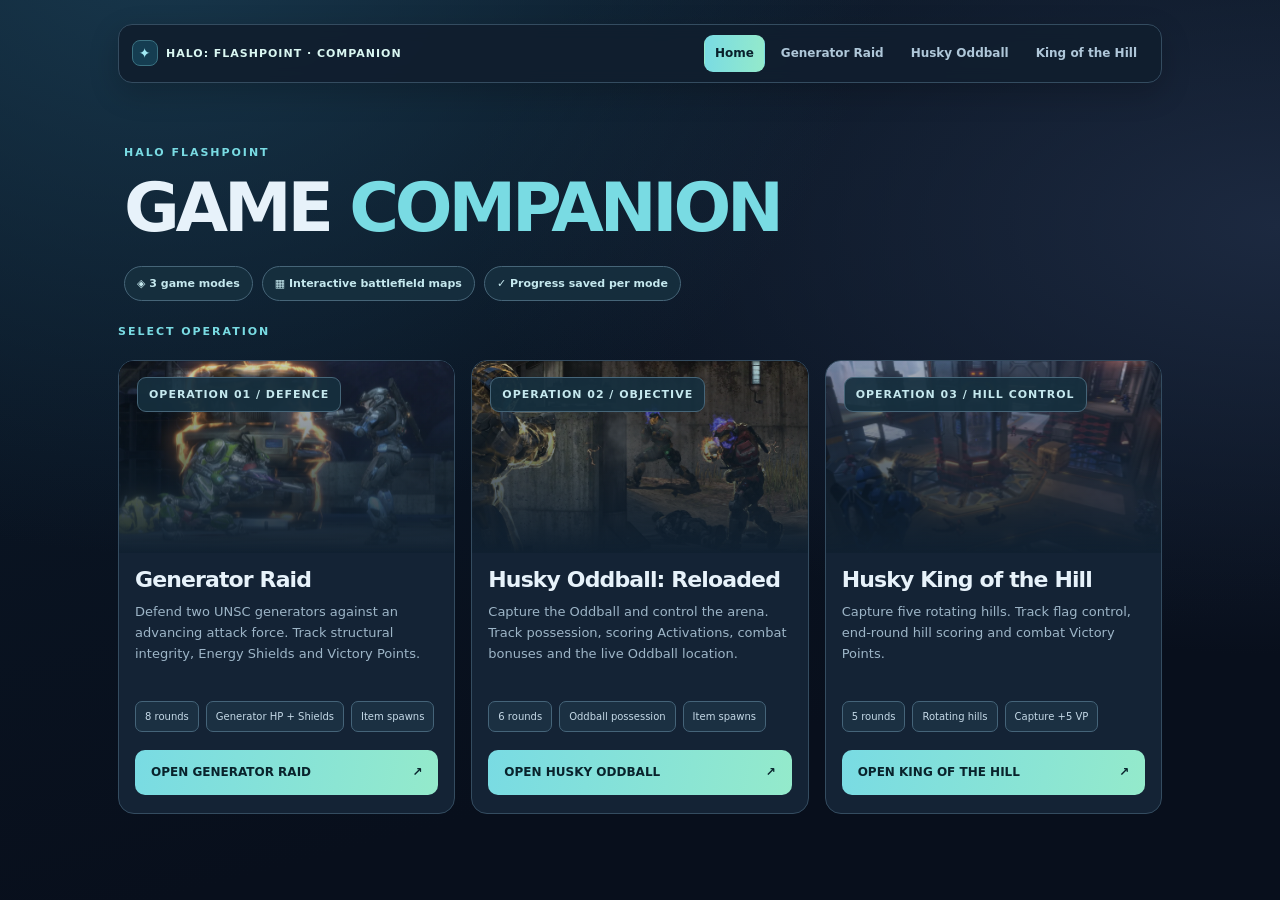
<file: index.html>
<!doctype html><html lang="en"><head>
<!-- Social sharing preview: Open Graph / Twitter -->
<meta name="description" content="A tactical tabletop companion for Generator Raid, Husky Oddball: Reloaded, and Husky King of the Hill. Track scoring, objectives and maps.">
<meta property="og:type" content="website">
<meta property="og:site_name" content="Halo: Flashpoint Companion">
<meta property="og:title" content="Halo: Flashpoint Companion">
<meta property="og:description" content="A tactical tabletop companion for Generator Raid, Husky Oddball: Reloaded, and Husky King of the Hill. Track scoring, objectives and maps.">
<meta property="og:url" content="https://itsburgertime5000.github.io/Halo-Flashpoint-Game-Companion/">
<meta property="og:image" content="https://itsburgertime5000.github.io/Halo-Flashpoint-Game-Companion/share-preview.jpg">
<meta property="og:image:secure_url" content="https://itsburgertime5000.github.io/Halo-Flashpoint-Game-Companion/share-preview.jpg">
<meta property="og:image:type" content="image/jpeg">
<meta property="og:image:width" content="1200">
<meta property="og:image:height" content="630">
<meta property="og:image:alt" content="UNSC-themed Halo Flashpoint Companion sharing thumbnail">
<meta name="twitter:card" content="summary_large_image">
<meta name="twitter:title" content="Halo: Flashpoint Companion">
<meta name="twitter:description" content="A tactical tabletop companion for Generator Raid, Husky Oddball: Reloaded, and Husky King of the Hill. Track scoring, objectives and maps.">
<meta name="twitter:image" content="https://itsburgertime5000.github.io/Halo-Flashpoint-Game-Companion/share-preview.jpg">

<link rel="icon" href="favicon.ico" sizes="any">
<link rel="icon" type="image/png" sizes="32x32" href="favicon-32x32.png">
<link rel="icon" type="image/png" sizes="16x16" href="favicon-16x16.png">
<link rel="apple-touch-icon" sizes="180x180" href="apple-touch-icon.png">
<link rel="manifest" href="site.webmanifest">
<meta charset="utf-8"><meta name="viewport" content="width=device-width, initial-scale=1"><meta name="theme-color" content="#0a1523"><title>Halo: Flashpoint | Game Companion</title><style>
:root{font-family:Inter,ui-sans-serif,system-ui,-apple-system,BlinkMacSystemFont,"Segoe UI",sans-serif;color:#e8f2fa;background:#070e1a}*{box-sizing:border-box}body{margin:0;min-height:100vh;background:radial-gradient(ellipse at 7% 0%,#1e4356 0%,transparent 44%),radial-gradient(ellipse at 95% 65%,#19263d 0%,transparent 48%),#070e1a}a{touch-action:manipulation}.shell{max-width:1080px;padding:24px 18px 64px;margin:0 auto}.eyebrow{font-size:11px;font-weight:900;letter-spacing:.21em;color:#74e3e9}.hero{padding:44px 6px 32px;max-width:780px}.hero h1{font-weight:950;letter-spacing:-.065em;font-size:clamp(43px,8vw,80px);line-height:.97;margin:13px 0 20px}.hero h1 span{color:#8de6da}.hero p{color:#adc1d1;line-height:1.7;font-size:15px;max-width:620px}.stats{display:flex;gap:9px;flex-wrap:wrap;margin-top:23px}.stat{border:1px solid #314f5f;border-radius:30px;padding:8px 12px;font-size:11px;font-weight:800;color:#b4cad8;background:#122436}.grid{display:grid;grid-template-columns:repeat(2,minmax(0,1fr));gap:17px;margin:20px 0}.mode{position:relative;border-radius:19px;overflow:hidden;background:#102030;border:1px solid #315063;min-width:0;transition:transform .2s,border-color .2s}.mode:hover{transform:translateY(-3px);border-color:#74c4d3}.visual{height:225px;position:relative;overflow:hidden;background-size:cover;background-position:center}.visual::after{content:"";position:absolute;inset:0;background:linear-gradient(0deg,#102030 0%,#0c1b2890 52%,#07142233)}.visual .tag{position:absolute;z-index:1;top:16px;left:18px;border:1px solid #80cbd099;background:#0b2534c9;padding:8px 11px;border-radius:9px;color:#baf8ed;font-size:11px;font-weight:900;letter-spacing:.09em}.mode:nth-child(2) .visual{background-position:55% 42%}.mode-content{padding:7px 22px 23px}.mode h2{font-size:27px;letter-spacing:-.05em;margin:0 0 7px}.mode p{font-size:13px;line-height:1.65;color:#a8c0d0;min-height:43px;margin:0 0 18px}.features{display:flex;flex-wrap:wrap;gap:6px;margin-bottom:19px}.features span{font-size:10px;padding:6px 9px;border-radius:6px;background:#203647;border:1px solid #365064;color:#bfcede}.launch{display:flex;justify-content:space-between;align-items:center;text-decoration:none;border-radius:10px;padding:13px 15px;background:linear-gradient(90deg,#78d9e4,#a2f0cf);color:#09212b;font-size:13px;font-weight:950;gap:9px}.launch:hover{filter:brightness(1.1)}.foot{border-top:1px solid #2d4354;color:#829db0;font-size:12px;line-height:1.7;padding:25px 4px 0;margin-top:28px}@media(max-width:700px){.shell{padding:14px 12px 44px}.grid{grid-template-columns:1fr}.hero{padding:28px 3px 20px}.hero p{font-size:14px}.visual{height:200px}.mode p{min-height:0}}
/* Unified Halo companion navigation */
.site-nav{position:relative;z-index:4;display:flex;justify-content:space-between;align-items:center;gap:12px;flex-wrap:wrap;border:1px solid #36556b;background:rgba(9,22,36,.94);border-radius:14px;padding:9px 12px;margin:0 0 22px;box-shadow:0 10px 30px #0003;backdrop-filter:blur(8px)}
.site-brand{font-size:11px;font-weight:950;color:#d5f9f4;text-decoration:none;letter-spacing:.09em;display:flex;align-items:center;gap:8px}
.site-brand b{display:inline-flex;align-items:center;justify-content:center;width:26px;height:26px;border-radius:8px;background:#153d51;color:#a1eaf4;border:1px solid #3b7181;font-size:14px}
.site-links{display:flex;gap:5px;flex-wrap:wrap}
.site-links a{color:#afc7d9;padding:9px 10px;border-radius:9px;text-decoration:none;font-size:11px;font-weight:800;white-space:nowrap;border:1px solid transparent;touch-action:manipulation}
.site-links a:hover,.site-links a:focus-visible{background:#254052;color:#fff}
.site-links a[aria-current="page"]{color:#b5f8e9;background:#153b46;border-color:#316e70}
@media(max-width:570px){.site-nav{align-items:stretch;gap:8px}.site-links{display:grid;grid-template-columns:repeat(3,minmax(0,1fr));width:100%}.site-links a{text-align:center;font-size:10px;padding:10px 4px}.site-brand{font-size:10px}}
/* Prevent double-tap zoom on quick action buttons on iOS while preserving pinch zoom */
button,a,select,input{touch-action:manipulation;-webkit-tap-highlight-color:transparent}
button{min-height:42px}

/* Consistent full-card navigation and matching 14-second mission carousels */
.mode-link{display:block;color:inherit;text-decoration:none;cursor:pointer}
.mode-link:focus-visible{outline:3px solid #79dbe3;outline-offset:4px}
.mode-link:hover .launch,.mode-link:focus-visible .launch{filter:brightness(1.09)}
.mode-link .launch{width:100%;pointer-events:none}
.slideshow-visual{isolation:isolate;background:#0b1929}
.slideshow-visual .slide-layer{position:absolute;inset:0;background-size:cover;background-position:center;opacity:0;transition:opacity 2.4s ease-in-out;will-change:opacity}
.slideshow-visual .slide-layer.active{opacity:1}
.slideshow-visual::after{z-index:1;pointer-events:none}
.slideshow-visual .tag{z-index:2}
@media(prefers-reduced-motion:reduce){.slideshow-visual .slide-layer{transition:none}.mode-link{transition:none}}
</style>
<link rel="stylesheet" href="shared-theme.css"></head><body><main class="shell"><nav class="site-nav" aria-label="Game modes"><a class="site-brand" href="index.html"><b>✦</b> HALO: FLASHPOINT · COMPANION</a><div class="site-links"><a href="index.html" aria-current="page">Home</a><a href="generator-raid.html">Generator Raid</a><a href="husky-oddball.html">Husky Oddball</a><a href="husky-king-of-the-hill.html">King of the Hill</a></div></nav>
<section class="hero"><div class="eyebrow">HALO FLASHPOINT</div><h1>GAME <span>COMPANION</span></h1><div class="stats"><div class="stat">◈ 3 game modes</div><div class="stat">▦ Interactive battlefield maps</div><div class="stat">✓ Progress saved per mode</div></div></section><div class="eyebrow">SELECT OPERATION</div><section class="grid" aria-label="Available game modes">
  <a class="mode mode-link" href="generator-raid.html" aria-label="Open Generator Raid game mode">
    <div class="visual slideshow-visual generator-visual" data-slideshow="generator" aria-hidden="true">
      <div class="slide-layer active" style="background-image:url('assets/halo-scene-1.webp')"></div>
      <div class="slide-layer" style="background-image:url('assets/halo-scene-2.webp')"></div>
      <span class="tag">OPERATION 01 / DEFENCE</span>
    </div>
    <div class="mode-content">
      <h2>Generator Raid</h2>
      <p>Defend two UNSC generators against an advancing attack force. Track structural integrity, Energy Shields and Victory Points.</p>
      <div class="features"><span>8 rounds</span><span>Generator HP + Shields</span><span>Item spawns</span></div>
      <span class="launch">OPEN GENERATOR RAID <span aria-hidden="true">↗</span></span>
    </div>
  </a>
  <a class="mode mode-link" href="husky-oddball.html" aria-label="Open Husky Oddball Reloaded game mode">
    <div class="visual slideshow-visual oddball-visual" data-slideshow="oddball" aria-hidden="true">
      <div class="slide-layer active" style="background-image:url('assets/oddball-scene-1.webp')"></div>
      <div class="slide-layer" style="background-image:url('assets/oddball-scene-2.webp')"></div>
      <span class="tag">OPERATION 02 / OBJECTIVE</span>
    </div>
    <div class="mode-content">
      <h2>Husky Oddball: Reloaded</h2>
      <p>Capture the Oddball and control the arena. Track possession, scoring Activations, combat bonuses and the live Oddball location.</p>
      <div class="features"><span>6 rounds</span><span>Oddball possession</span><span>Item spawns</span></div>
      <span class="launch">OPEN HUSKY ODDBALL <span aria-hidden="true">↗</span></span>
    </div>
  </a>

  <a class="mode mode-link" href="husky-king-of-the-hill.html" aria-label="Open Husky King of the Hill game mode">
    <div class="visual slideshow-visual koth-visual" data-slideshow="koth" aria-hidden="true"><div class="slide-layer active" style="background-image:url('assets/koth-scene-1.webp')"></div><div class="slide-layer" style="background-image:url('assets/koth-scene-2.webp')"></div><span class="tag">OPERATION 03 / HILL CONTROL</span></div>
    <div class="mode-content"><h2>Husky King of the Hill</h2><p>Capture five rotating hills. Track flag control, end-round hill scoring and combat Victory Points.</p><div class="features"><span>5 rounds</span><span>Rotating hills</span><span>Capture +5 VP</span></div><span class="launch">OPEN KING OF THE HILL <span aria-hidden="true">↗</span></span></div>
  </a>
</section></main><script>
(()=>{'use strict';
 const playlists={
  generator:['assets/halo-scene-1.webp','assets/halo-scene-2.webp','assets/halo-scene-3.webp','assets/halo-scene-4.webp'],
  oddball:['assets/oddball-scene-1.webp','assets/oddball-scene-2.webp','assets/oddball-scene-3.webp','assets/oddball-scene-4.webp'],
  koth:['assets/koth-scene-1.webp','assets/koth-scene-2.webp','assets/koth-scene-3.webp','assets/koth-scene-4.webp']
 };
 const reduceMotion=window.matchMedia&&window.matchMedia('(prefers-reduced-motion: reduce)').matches;
 if(reduceMotion)return;
 const carousels=[...document.querySelectorAll('[data-slideshow]')].map(container=>({
   slides:playlists[container.dataset.slideshow],
   layers:container.querySelectorAll('.slide-layer'),
   index:0,active:0
 })).filter(c=>c.slides&&c.layers.length===2);
 // Keep both carousels in sync: a new image every 14 seconds, 2.4 second crossfade.
 setInterval(()=>{
  for(const c of carousels){
   c.index=(c.index+1)%c.slides.length;
   const incoming=c.layers[1-c.active],outgoing=c.layers[c.active];
   incoming.style.backgroundImage=`url("${c.slides[c.index]}")`;
   incoming.classList.add('active');
   outgoing.classList.remove('active');
   c.active=1-c.active;
  }
 },14000);
})();
</script></body></html>
</file>
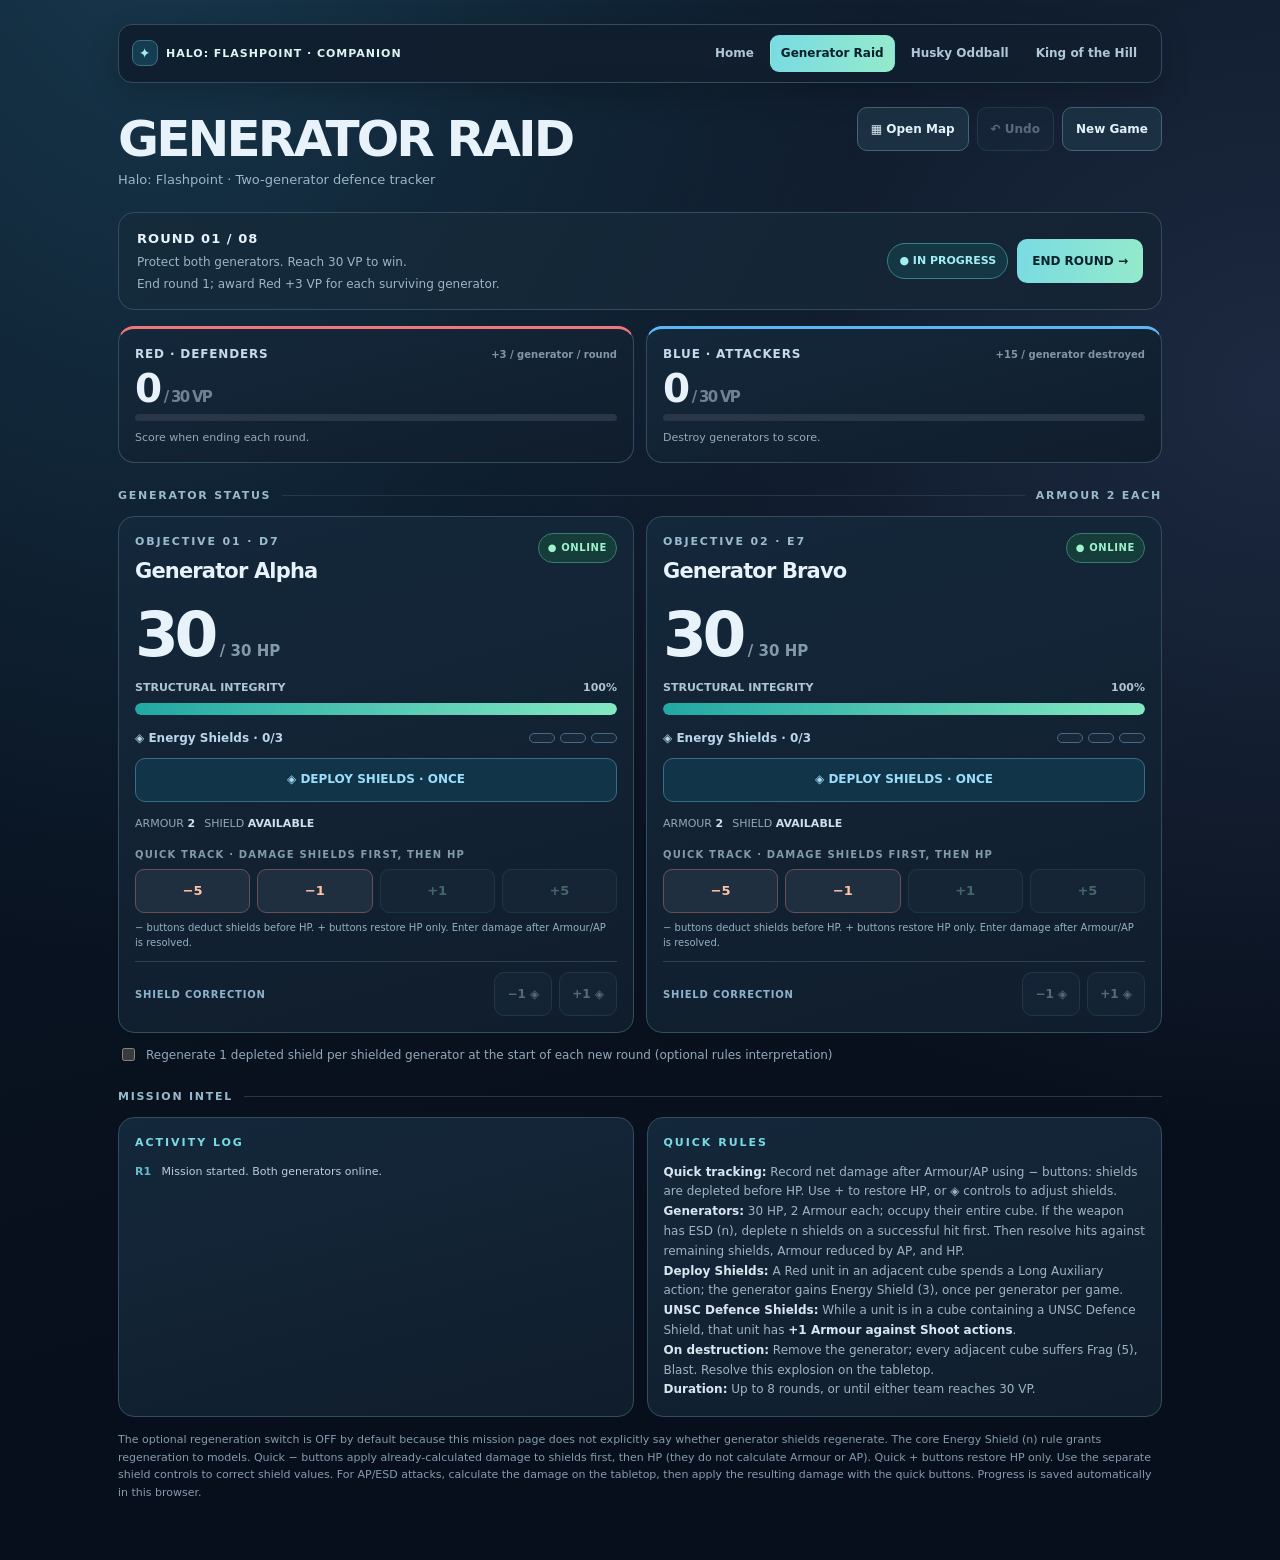
<file: generator-raid.html>
<!doctype html>
<html lang="en">
<head>
<!-- Social sharing preview: Open Graph / Twitter -->
<meta name="description" content="Defend two UNSC generators with live HP, Energy Shields, victory scoring, and an interactive tactical map.">
<meta property="og:type" content="website">
<meta property="og:site_name" content="Halo: Flashpoint Companion">
<meta property="og:title" content="Generator Raid | Halo: Flashpoint Companion">
<meta property="og:description" content="Defend two UNSC generators with live HP, Energy Shields, victory scoring, and an interactive tactical map.">
<meta property="og:url" content="https://itsburgertime5000.github.io/Halo-Flashpoint-Game-Companion/generator-raid.html">
<meta property="og:image" content="https://itsburgertime5000.github.io/Halo-Flashpoint-Game-Companion/share-preview.jpg">
<meta property="og:image:secure_url" content="https://itsburgertime5000.github.io/Halo-Flashpoint-Game-Companion/share-preview.jpg">
<meta property="og:image:type" content="image/jpeg">
<meta property="og:image:width" content="1200">
<meta property="og:image:height" content="630">
<meta property="og:image:alt" content="UNSC-themed Halo Flashpoint Companion sharing thumbnail">
<meta name="twitter:card" content="summary_large_image">
<meta name="twitter:title" content="Generator Raid | Halo: Flashpoint Companion">
<meta name="twitter:description" content="Defend two UNSC generators with live HP, Energy Shields, victory scoring, and an interactive tactical map.">
<meta name="twitter:image" content="https://itsburgertime5000.github.io/Halo-Flashpoint-Game-Companion/share-preview.jpg">

<link rel="icon" href="favicon.ico" sizes="any">
<link rel="icon" type="image/png" sizes="32x32" href="favicon-32x32.png">
<link rel="icon" type="image/png" sizes="16x16" href="favicon-16x16.png">
<link rel="apple-touch-icon" sizes="180x180" href="apple-touch-icon.png">
<link rel="manifest" href="site.webmanifest">

<meta charset="utf-8"><meta name="viewport" content="width=device-width, initial-scale=1">
<meta name="theme-color" content="#0a1523">
<title>Generator Raid | Halo: Flashpoint Tracker</title>
<style>
:root{font-family:Inter,ui-sans-serif,system-ui,-apple-system,BlinkMacSystemFont,"Segoe UI",sans-serif;color:#e5edf5;background:#070d18;font-synthesis:none;--bg-image:none}*{box-sizing:border-box}body{margin:0;background:radial-gradient(ellipse at 20% -20%,#1c3b52 0%,transparent 46%),radial-gradient(ellipse at 100% 12%,#25202c 0%,transparent 45%),#070d18;min-height:100vh}button,input{font:inherit}button{cursor:pointer}button:disabled{opacity:.35;cursor:not-allowed}.shell{max-width:1030px;margin:auto;padding:24px 18px 50px}.eyebrow{font-size:11px;font-weight:850;letter-spacing:.2em;text-transform:uppercase;color:#67d8e7}.top{display:flex;justify-content:space-between;gap:16px;align-items:flex-start;margin-bottom:24px}.heading{margin:6px 0 5px;font-size:clamp(30px,6vw,52px);line-height:1;letter-spacing:-.055em;font-weight:950}.subtitle{font-size:13px;color:#9bafc0}.top-actions{display:flex;flex-wrap:wrap;gap:8px;justify-content:flex-end}.smallbtn{border:1px solid #344657;color:#c9dae6;background:#172233;padding:10px 12px;border-radius:10px;font-size:12px;font-weight:750}.smallbtn:hover:not(:disabled){background:#243549}.mission{border:1px solid #334a57;border-radius:16px;background:linear-gradient(110deg,#0d1d2b,#17232e);padding:14px 17px;margin-bottom:16px;display:flex;justify-content:space-between;gap:12px;align-items:center}.mission-title{font-weight:900;letter-spacing:.08em;font-size:13px}.mission-sub{font-size:12px;color:#93adba;margin-top:4px}.status{border:1px solid #2d6974;background:#12313b;color:#8eedf0;border-radius:100px;padding:8px 11px;font-size:11px;font-weight:900;white-space:nowrap}.status.over{border-color:#886a39;color:#f6d49a;background:#362815}.scores{display:grid;grid-template-columns:1fr 1fr;gap:12px;margin-bottom:16px}.score{border:1px solid #293b50;border-radius:16px;background:#111d2b;padding:15px 17px;min-width:0}.score.red{border-top:3px solid #ee6c70}.score.blue{border-top:3px solid #47acf5}.score-head{display:flex;justify-content:space-between;gap:8px;align-items:center;color:#c8d9e8;font-size:12px;font-weight:900;letter-spacing:.07em}.score-head .badge{font-size:10px;color:#8197a8;letter-spacing:0}.score-val{font-size:39px;font-weight:950;line-height:1.3;letter-spacing:-.045em}.score-val span{font-size:15px;color:#6f8295;font-weight:700}.track{height:7px;background:#293549;border-radius:20px;overflow:hidden}.fill{height:100%;transition:width .25s ease;border-radius:inherit}.fill.red{background:linear-gradient(90deg,#b64553,#f2807d)}.fill.blue{background:linear-gradient(90deg,#276fa4,#54b8ff)}.sc-note{font-size:11px;color:#96a8b8;margin-top:8px}.sectionhead{display:flex;align-items:center;gap:10px;margin:25px 0 12px}.sectionhead span{font-size:11px;color:#718fa3;letter-spacing:.16em;font-weight:900}.sectionhead .line{height:1px;flex:1;background:#283647}.gens{display:grid;grid-template-columns:repeat(2,minmax(0,1fr));gap:12px}.gen{position:relative;overflow:hidden;border:1px solid #2d4554;border-radius:18px;background:linear-gradient(165deg,#142436,#111a29);padding:17px;min-width:0}.gen.destroyed{border-color:#803f43;background:linear-gradient(140deg,#321e29,#181923)}.gen-top{display:flex;justify-content:space-between;gap:10px;align-items:flex-start}.gen-id{font-size:11px;letter-spacing:.17em;color:#9bbbd0;font-weight:850}.gen-title{margin:4px 0 0;font-size:21px;font-weight:900;letter-spacing:-.04em}.gen-title small{font-weight:700;font-size:11px;color:#7d9cad;letter-spacing:0}.state{font-size:10px;letter-spacing:.06em;border:1px solid #3c7b71;background:#153e3b;color:#9ff2c9;border-radius:20px;padding:6px 9px;font-weight:900;white-space:nowrap}.state.dead{background:#4a202a;color:#ffb3b3;border-color:#a74e53}.hp{display:flex;align-items:baseline;gap:6px;margin-top:16px;line-height:1}.hp strong{font-size:clamp(41px,6vw,63px);letter-spacing:-.07em;font-weight:950;font-variant-numeric:tabular-nums}.hp small{color:#829aab;font-weight:800;font-size:15px}.metric-head{display:flex;align-items:center;justify-content:space-between;font-size:11px;font-weight:850;color:#aec5d2;margin:13px 0 7px}.healthbar{background:#293847;border-radius:8px;height:12px;overflow:hidden}.healthbar i{display:block;height:100%;border-radius:8px;background:linear-gradient(90deg,#21a8a3,#84e8c2);transition:width .25s}.healthbar.low i{background:linear-gradient(90deg,#b33c45,#f78867)}.shield-row{display:flex;justify-content:space-between;align-items:center;margin:14px 0 10px;gap:8px}.shield-txt{font-size:12px;color:#b8d6ea;font-weight:800}.shield-dots{display:flex;gap:5px}.shield-dots i{display:block;border-radius:5px;width:26px;height:10px;border:1px solid #456b8b;background:#172939}.shield-dots i.active{background:#54bfff;border-color:#92d9ff;box-shadow:0 0 12px #34bcf655}.deploy{width:100%;border-radius:10px;border:1px solid #366d89;background:#123449;color:#9cddfa;padding:10px 12px;font-size:12px;font-weight:900}.deploy:hover:not(:disabled){background:#1d4961}.stats{font-size:11px;color:#93a8b9;margin:13px 0;display:flex;gap:9px;flex-wrap:wrap}.stats b{color:#d1deeb}.adjust-label{font-size:10px;letter-spacing:.12em;color:#829bab;font-weight:900;margin:15px 0 7px}.adjust{display:grid;grid-template-columns:repeat(4,minmax(0,1fr));gap:7px}.adjust button{border:1px solid #3a4e60;background:#202f40;color:#e4ebf2;padding:11px 0;border-radius:9px;font-size:13px;font-weight:900}.adjust button:hover:not(:disabled){background:#31485d}.adjust button.down{color:#ffc3a5;border-color:#685052}.adjust button.up{color:#a2ead0;border-color:#326658}.warning{margin-top:12px;font-size:11px;color:#f6b7a3;background:#4b2a2a80;border:1px solid #75444a;border-radius:8px;padding:9px}.resolver{border:1px solid #314459;border-radius:16px;background:#0f1c2b;padding:18px}.formgrid{display:grid;grid-template-columns:1.3fr 1fr 1fr 1fr;gap:10px}.esd-help{font-size:11px;line-height:1.6;color:#9fb8c9;margin-top:10px}.esd-help strong{color:#c8ebff}.f label{display:block;color:#92aabd;font-size:11px;font-weight:800;margin-bottom:7px}.f select,.f input{width:100%;background:#1d2c3c;border:1px solid #405269;color:#edf4fc;border-radius:9px;height:43px;padding:0 10px;font-size:14px;font-weight:800}.f select:focus,.f input:focus{outline:2px solid #3badd0;outline-offset:1px}.result{background:#152b38;border:1px solid #315568;border-radius:11px;margin-top:13px;padding:11px 13px;display:flex;flex-wrap:wrap;gap:8px;justify-content:space-between;align-items:center}.result-details{font-size:12px;color:#a8c5d3;line-height:1.6}.result strong{color:#fff;font-size:19px}.apply{margin-top:11px;width:100%;border:0;border-radius:11px;color:#07171f;font-weight:950;background:linear-gradient(90deg,#71d8e4,#9cf3d1);padding:13px}.apply:hover:not(:disabled){filter:brightness(1.1)}.controls{display:flex;flex-wrap:wrap;gap:9px;align-items:center;justify-content:space-between;border:1px solid #324656;background:#111f2c;border-radius:14px;padding:13px 15px;margin-top:15px}.controls-text strong{font-size:13px}.controls-text div{font-size:11px;color:#93aabe;margin-top:3px}.roundbtn{border:0;border-radius:10px;padding:11px 16px;background:#f2f0cf;color:#1e2a31;font-size:12px;font-weight:950}.roundbtn:hover:not(:disabled){background:#fff}.checkline{display:flex;gap:8px;align-items:center;color:#91a9ba;font-size:12px;margin-top:12px}.checkline input{accent-color:#4dc4d9}.footergrid{display:grid;grid-template-columns:1fr 1fr;gap:13px}.activity{padding:15px;border:1px solid #2b3d50;border-radius:13px;background:#101b29;min-height:100px}.activity ul{padding:0;list-style:none;margin:0;max-height:250px;overflow:auto}.activity li{border-bottom:1px solid #25374a;padding:9px 0;font-size:11px;line-height:1.5;color:#bacbda}.activity li:first-child{padding-top:0}.activity li:last-child{border-bottom:0}.activity time{color:#63bbc9;font-weight:850;margin-right:7px}.guide{padding:15px;border:1px solid #2b3d50;border-radius:13px;background:#101b29;color:#9eb4c5;font-size:12px;line-height:1.65}.guide strong{color:#d9e6f0}.notice{border:1px solid #8c7741;color:#f0d6a3;background:#352c1c;padding:12px 14px;border-radius:11px;font-size:12px;margin:0 0 13px;line-height:1.6}.muted{color:#829bb0;font-size:11px}.statusline{min-height:20px;font-size:12px;color:#a5e4da;margin-top:10px}.endnote{font-size:11px;color:#839bad;margin:14px 0 0;line-height:1.6}@media(max-width:650px){.top{align-items:flex-start}.gens{grid-template-columns:1fr}.shell{padding:18px 12px 40px}.score{padding:12px}.scores{gap:8px}.score-val{font-size:34px}.score-head{font-size:11px}.score-head .badge{font-size:9px}.footergrid{grid-template-columns:1fr}.formgrid{grid-template-columns:repeat(2,minmax(0,1fr))}.formgrid .f:first-child{grid-column:span 2}.heading{font-size:34px}.smallbtn{padding:8px 10px}.mission{align-items:flex-start}.controls{align-items:stretch}.roundbtn{width:100%}}

.mapsection{margin-top:16px;border:1px solid #2b3d50;border-radius:16px;background:#101b29;padding:15px}
.mapsection .eyebrow{margin-bottom:10px}.maplead{font-size:12px;color:#9db3c3;line-height:1.6;margin-bottom:10px}
.mapbox{background:#0d1622;border:1px solid #33485d;border-radius:14px;padding:12px}
.board-frame{position:relative;width:100%;max-width:560px;margin:auto;padding:30px 30px 34px}
.board{aspect-ratio:1;display:grid;grid-template-columns:repeat(8,minmax(0,1fr));grid-template-rows:repeat(8,minmax(0,1fr));gap:2px;background:#415567;border:2px solid #6d8092;border-radius:4px;overflow:hidden}
.tile{position:relative;display:flex;align-items:center;justify-content:center;min-width:0;color:#fff;background:#253849;overflow:hidden}
.tile::after{content:"";position:absolute;inset:2px;border:1px solid rgba(255,255,255,.05);pointer-events:none}.tile.blue{background:#1567b5}.tile.red{background:#9d3438}
.tile.roof{background:repeating-linear-gradient(0deg,#324659,#324659 8px,#415265 8px,#415265 12px)}.tile.crate{background:#304354}.tile.panel{background:radial-gradient(circle,#2b3b4f 0%,#1a2533 72%);box-shadow:inset 0 0 0 2px #99a8b4}.tile.wall{background:linear-gradient(90deg,#46586a 0 12%,#2d3c4e 12% 88%,#46586a 88% 100%)}
.coord{position:absolute;top:2px;left:3px;color:rgba(223,235,251,.6);font-size:clamp(7px,1.3vw,9px);font-weight:700;line-height:1}.terrain{font-size:clamp(8px,1.7vw,12px);font-weight:900;color:#b8c7d5}.elev-badge{position:absolute;right:3px;bottom:3px;z-index:2;border:1px solid #9fc2d9;background:#173244;color:#dff4ff;border-radius:999px;padding:1px 4px;font-size:8px;font-weight:900;line-height:1}.tower-mark{position:absolute;top:50%;left:50%;transform:translate(-50%,-50%);font-size:clamp(9px,2vw,12px);font-weight:900;color:#dbe7f1;letter-spacing:.04em}.lshape{position:relative;width:70%;height:70%;align-self:center}.lshape::before,.lshape::after{content:"";position:absolute;background:#8fa7ba;border-radius:2px;box-shadow:0 0 0 2px #314556 inset}.lshape::before{left:0;bottom:0;width:22%;height:100%}.lshape::after{left:0;bottom:0;width:100%;height:22%}.tile.mirror-l .lshape{transform:scaleX(-1)}
.obj{position:relative;z-index:1;border-radius:50%;width:76%;height:76%;max-width:42px;max-height:42px;display:flex;flex-direction:column;align-items:center;justify-content:center;box-shadow:0 2px 6px #0006;font-weight:900}.obj small{font-size:8px;font-weight:700;line-height:1}.obj.gen{color:#271a00;background:linear-gradient(140deg,#fbe69b,#d39a23);border:2px solid #fff1a7;font-size:18px}.obj.shield{color:#fff;background:linear-gradient(140deg,#839bac,#324657);border:2px solid #d5e1eb;font-size:18px}.obj.weapon{background:#374b5b;border:1px solid #a4b5c6;color:white;font-size:clamp(12px,3.6vw,22px);border-radius:8px}
.edge{position:absolute;inset:30px 30px 34px;pointer-events:none}.rpoint{position:absolute;display:flex;align-items:center;justify-content:center;width:22px;height:22px;border-radius:6px;font-size:11px;font-weight:900;line-height:1;color:#fff;border:1px solid #ffffff80;box-shadow:0 2px 6px #0005}.rpoint.bl{background:#157bcc}.rpoint.rd{background:#b94444}.rpoint.top{top:-26px;transform:translateX(-50%)}.rpoint.bottom{bottom:-26px;transform:translateX(-50%)}.rpoint.left{left:-26px;transform:translateY(-50%)}.rpoint.right{right:-26px;transform:translateY(-50%)}
.maplegend{display:flex;gap:8px 14px;flex-wrap:wrap;margin-top:12px;color:#d3dce6;font-size:11px}.legend-item{display:flex;align-items:center;gap:6px}.dot{width:12px;height:12px;border-radius:3px;display:inline-flex;align-items:center;justify-content:center;font-weight:900;font-size:9px;color:#fff}.key-g{background:#e0b04b;color:#201700}.key-s{background:#718ca1}.key-w{background:#475569}.key-b{background:#1567b5}.key-r{background:#b94444}.mapnotes{margin-top:10px;color:#9eb4c5;font-size:11px;line-height:1.6}

.spawn-mode{margin:13px 0 0}.spawn-mode label{display:block;color:#9db5c8;font-size:10px;letter-spacing:.12em;font-weight:900;margin-bottom:6px}.spawn-mode select{width:100%;padding:11px;background:#1d2c3c;color:#e7f2fa;border:1px solid #4a6478;border-radius:10px;font-size:13px;font-weight:750}.mode-description{font-size:11px;color:#93acbf;line-height:1.5;margin-top:7px}.item-controls{display:flex;gap:9px;align-items:center;flex-wrap:wrap;margin:14px 0 4px}.item-spawn{background:linear-gradient(90deg,#7bdde8,#9ef0cf);color:#071922;border:0;border-radius:10px;font-size:12px;font-weight:900;padding:11px 14px}.item-clear{background:#1d2d3d;color:#c9d9e7;border:1px solid #476075;border-radius:10px;font-size:12px;font-weight:750;padding:10px 13px}.item-report{font-size:12px;color:#aec5d5;line-height:1.6;margin-top:8px;min-height:18px}.item-report strong{color:#e4f4ff}.item-counter{position:absolute;z-index:4;right:2px;top:2px;background:#f0bd52;color:#1f180b;min-width:17px;height:17px;padding:0 3px;border-radius:100px;display:flex;align-items:center;justify-content:center;font-size:10px;font-weight:950;box-shadow:0 1px 5px #0008}.tile.has-item{box-shadow:inset 0 0 0 2px #f0bd52}.map-tip{font-size:11px;color:#8eaabd;margin-top:9px;line-height:1.5}

/* On-demand slide-out tactical map */
.map-open{border-color:#427f91;background:#173747;color:#a1eff5;white-space:nowrap}
.sidebar-backdrop{position:fixed;inset:0;z-index:90;background:rgba(0,6,13,.68);backdrop-filter:blur(3px)}
.sidebar-backdrop[hidden]{display:none}
.map-sidebar{position:fixed;z-index:100;right:0;top:0;bottom:0;width:min(650px,100vw);background:#0a1421;border-left:1px solid #406078;box-shadow:-20px 0 65px #0009;transform:translateX(105%);visibility:hidden;transition:transform .24s ease,visibility .24s;display:flex;flex-direction:column}
.map-sidebar.is-open{transform:translateX(0);visibility:visible}
.sidebar-header{display:flex;justify-content:space-between;align-items:center;gap:12px;padding:17px 19px;border-bottom:1px solid #304458;background:#111f2e;flex-shrink:0}
.sidebar-header h2{margin:4px 0 0;font-size:21px;letter-spacing:-.035em;color:#e4f1fb}
.sidebar-close{width:41px;height:41px;border:1px solid #526479;border-radius:11px;background:#203245;color:#eff7fd;font-size:18px}
.sidebar-close:hover{background:#354960}
.sidebar-content{overflow:auto;overscroll-behavior:contain;padding:12px 15px 26px;flex:1}
.sidebar-content .mapsection{margin:0;background:transparent;border:0;padding:0}
body.sidebar-active{overflow:hidden}
@media(max-width:650px){.top{flex-wrap:wrap}.top-actions{width:100%;justify-content:flex-start}.map-open{flex:1}.sidebar-content{padding:10px 10px 24px}.sidebar-header{padding:12px 13px}}
@media(prefers-reduced-motion:reduce){.map-sidebar{transition:none}}
.mission-actions{display:flex;align-items:center;justify-content:flex-end;gap:9px;flex-wrap:wrap}.mission-actions .roundbtn{white-space:nowrap;padding:10px 13px}@media(max-width:650px){.mission-actions{justify-content:flex-end}.mission-actions .roundbtn{font-size:11px;padding:9px 10px}.mission .status{font-size:10px}}

.quick-hint{font-size:10px;color:#93b0c4;line-height:1.5;margin-top:7px}.shield-controls{display:flex;gap:7px;align-items:center;flex-wrap:wrap;margin-top:11px;padding-top:10px;border-top:1px solid #2e4053}.shield-controls span{margin-right:auto;color:#8db2cd;font-size:10px;font-weight:900;letter-spacing:.08em}.shield-controls button{border:1px solid #326d91;background:#173a51;color:#9fe3ff;border-radius:8px;padding:7px 12px;font-weight:900;font-size:12px}.shield-controls button:hover:not(:disabled){background:#205475}

/* Unified Halo companion navigation */
.site-nav{position:relative;z-index:4;display:flex;justify-content:space-between;align-items:center;gap:12px;flex-wrap:wrap;border:1px solid #36556b;background:rgba(9,22,36,.94);border-radius:14px;padding:9px 12px;margin:0 0 22px;box-shadow:0 10px 30px #0003;backdrop-filter:blur(8px)}
.site-brand{font-size:11px;font-weight:950;color:#d5f9f4;text-decoration:none;letter-spacing:.09em;display:flex;align-items:center;gap:8px}
.site-brand b{display:inline-flex;align-items:center;justify-content:center;width:26px;height:26px;border-radius:8px;background:#153d51;color:#a1eaf4;border:1px solid #3b7181;font-size:14px}
.site-links{display:flex;gap:5px;flex-wrap:wrap}
.site-links a{color:#afc7d9;padding:9px 10px;border-radius:9px;text-decoration:none;font-size:11px;font-weight:800;white-space:nowrap;border:1px solid transparent;touch-action:manipulation}
.site-links a:hover,.site-links a:focus-visible{background:#254052;color:#fff}
.site-links a[aria-current="page"]{color:#b5f8e9;background:#153b46;border-color:#316e70}
@media(max-width:570px){.site-nav{align-items:stretch;gap:8px}.site-links{display:grid;grid-template-columns:repeat(3,minmax(0,1fr));width:100%}.site-links a{text-align:center;font-size:10px;padding:10px 4px}.site-brand{font-size:10px}}
/* Prevent double-tap zoom on quick action buttons on iOS while preserving pinch zoom */
button,a,select,input{touch-action:manipulation;-webkit-tap-highlight-color:transparent}
button{min-height:42px}

</style>
<link rel="stylesheet" href="shared-theme.css">
</head>
<body class="static-gradient">
<main class="shell" id="app">
<nav class="site-nav" aria-label="Game modes"><a class="site-brand" href="index.html"><b>✦</b> HALO: FLASHPOINT · COMPANION</a><div class="site-links"><a href="index.html">Home</a><a href="generator-raid.html" aria-current="page">Generator Raid</a><a href="husky-oddball.html">Husky Oddball</a><a href="husky-king-of-the-hill.html">King of the Hill</a></div></nav>

<header class="top"><div><h1 class="heading">GENERATOR RAID</h1><div class="subtitle">Halo: Flashpoint · Two-generator defence tracker</div></div><div class="top-actions"><button class="smallbtn map-open" id="open-map" type="button" aria-controls="map-sidebar" aria-expanded="false">▦ Open Map</button><button class="smallbtn" id="undo">↶ Undo</button><button class="smallbtn" id="reset">New Game</button></div></header>
<section class="mission"><div><div class="mission-title" id="round-label">ROUND 01 / 08</div><div class="mission-sub">Protect both generators. Reach 30 VP to win.</div><div class="mission-sub" id="round-help">Award Red +3 VP for each surviving generator.</div></div><div class="mission-actions"><div class="status" id="status">● IN PROGRESS</div><button class="roundbtn" id="end-round">END ROUND →</button></div></section>
<div id="notice" role="status" aria-live="polite"></div>
<section class="scores"><div class="score red"><div class="score-head">RED · DEFENDERS <span class="badge">+3 / generator / round</span></div><div class="score-val"><b id="red-vp">0</b><span> / 30 VP</span></div><div class="track"><div id="red-fill" class="fill red" style="width:0%"></div></div><div class="sc-note" id="red-note">Score when ending each round.</div></div><div class="score blue"><div class="score-head">BLUE · ATTACKERS <span class="badge">+15 / generator destroyed</span></div><div class="score-val"><b id="blue-vp">0</b><span> / 30 VP</span></div><div class="track"><div id="blue-fill" class="fill blue" style="width:0%"></div></div><div class="sc-note" id="blue-note">Destroy generators to score.</div></div></section>
<div class="sectionhead"><span>GENERATOR STATUS</span><span class="line"></span><span>ARMOUR 2 EACH</span></div>
<section class="gens" id="gen-container"></section>


<label class="checkline"><input type="checkbox" id="regen"><span>Regenerate 1 depleted shield per shielded generator at the start of each new round (optional rules interpretation)</span></label>
<div class="sectionhead"><span>MISSION INTEL</span><span class="line"></span></div>
<section class="footergrid"><div class="activity"><div class="eyebrow" style="margin-bottom:13px">ACTIVITY LOG</div><ul id="log"></ul></div><div class="guide"><div class="eyebrow" style="margin-bottom:10px">QUICK RULES</div><strong>Quick tracking:</strong> Record net damage after Armour/AP using − buttons: shields are depleted before HP. Use + to restore HP, or ◈ controls to adjust shields.<br><strong>Generators:</strong> 30 HP, 2 Armour each; occupy their entire cube. If the weapon has ESD (n), deplete n shields on a successful hit first. Then resolve hits against remaining shields, Armour reduced by AP, and HP.<br><strong>Deploy Shields:</strong> A Red unit in an adjacent cube spends a Long Auxiliary action; the generator gains Energy Shield (3), once per generator per game.<br><strong>UNSC Defence Shields:</strong> While a unit is in a cube containing a UNSC Defence Shield, that unit has <strong>+1 Armour against Shoot actions</strong>.<br><strong>On destruction:</strong> Remove the generator; every adjacent cube suffers Frag (5), Blast. Resolve this explosion on the tabletop.<br><strong>Duration:</strong> Up to 8 rounds, or until either team reaches 30 VP.</div></section>


<p class="endnote">The optional regeneration switch is OFF by default because this mission page does not explicitly say whether generator shields regenerate. The core Energy Shield (n) rule grants regeneration to models. Quick − buttons apply already-calculated damage to shields first, then HP (they do not calculate Armour or AP). Quick + buttons restore HP only. Use the separate shield controls to correct shield values. For AP/ESD attacks, calculate the damage on the tabletop, then apply the resulting damage with the quick buttons. Progress is saved automatically in this browser.</p>
</main>
<div class="sidebar-backdrop" id="map-backdrop" hidden></div>
<aside class="map-sidebar" id="map-sidebar" role="dialog" aria-modal="true" aria-label="Generator Raid scenario map" aria-hidden="true" inert>
<div class="sidebar-header"><div><div class="eyebrow">TACTICAL OVERVIEW</div><h2>Battlefield Map</h2></div><button class="sidebar-close" id="close-map" type="button" aria-label="Close map">✕</button></div>
<div class="sidebar-content"><section class="mapsection"><div class="eyebrow">SCENARIO MAP</div><div class="maplead">Reference layout for <strong>Generator Raid</strong>. Blue attacks from the top row, Red defends from the bottom row. The board below shows deployment zones, respawn markers, weapon drops, UNSC Defence Shields, and both generators.</div><div class="spawn-mode"><label for="spawn-mode">ITEM SPAWN MODE</label><select id="spawn-mode"><option value="official">Official D8 · independent rolls</option><option value="balanced">Balanced Tactical · 3 Blue / 2 centre / 3 Red</option></select><div class="mode-description" id="spawn-mode-description"></div></div><div class="item-controls"><button type="button" class="item-spawn" id="spawn-items">✦ SPAWN 8 RANDOM ITEMS</button><button type="button" class="item-clear" id="clear-items">Clear items</button></div><div id="item-report" class="item-report" aria-live="polite">No item locations generated yet.</div><div class="mapbox"><div class="board-frame"><div class="board" id="raid-grid"></div><div class="edge"><span class="rpoint bl top" style="left:18.75%">R</span><span class="rpoint bl top" style="left:81.25%">R</span><span class="rpoint bl left" style="top:31.25%">R</span><span class="rpoint bl right" style="top:31.25%">R</span><span class="rpoint rd left" style="top:93.75%">R</span><span class="rpoint rd right" style="top:93.75%">R</span><span class="rpoint rd bottom" style="left:31.25%">R</span><span class="rpoint rd bottom" style="left:68.75%">R</span></div></div><div class="maplegend"><span class="legend-item"><span class="dot key-b"></span>Blue deployment</span><span class="legend-item"><span class="dot key-r"></span>Red deployment</span><span class="legend-item"><span class="dot key-g">G</span>Generator</span><span class="legend-item"><span class="dot key-s">S</span>UNSC Defence Shield</span><span class="legend-item"><span class="dot key-w">W</span>Weapon drop</span><span class="legend-item"><span class="dot key-s">+1</span>Raised tile</span><span class="legend-item"><span class="dot key-b">R</span>Respawn point</span></div><div class="map-tip">Gold numbered markers show how many face-down Item Tokens occupy each cube. Each Item Token rolls an independent D8 column and D8 row. Reroll if it lands in a deployment zone or either generator cube. Multiple tokens can share a cube. Items on raised terrain are placed on the highest level of that stack.</div><div class="mapnotes"><strong>Key coordinates:</strong> Generators at <strong>D7</strong> and <strong>E7</strong>; Defence Shields at <strong>D5</strong> and <strong>E5</strong>; Weapon Drops at <strong>C3</strong>, <strong>F3</strong>, <strong>C5</strong>, and <strong>F5</strong>.<br><strong>Raised 1-level terrain:</strong> <strong>A2</strong>, <strong>B2</strong>, <strong>G2</strong>, <strong>H2</strong>, <strong>D3</strong>, <strong>E3</strong>, <strong>B5</strong>, and <strong>G5</strong>. <strong>C6</strong> and <strong>F6</strong> are L-shaped walls. Cross-marks previously shown at <strong>C7</strong>, <strong>B4</strong>, <strong>E4</strong>, and <strong>G3</strong> have been removed as cosmetic only.</div></div></section></div></aside>

<script>
(()=>{'use strict';
const STORAGE='halo_generator_raid_tracker_v1';
const initial=()=>({round:1,completed:false,red:0,blue:0,regen:false,items:[],spawnMode:'official',generators:[{name:'ALPHA',cell:'D7',hp:30,shield:0,deployed:false},{name:'BRAVO',cell:'E7',hp:30,shield:0,deployed:false}],log:[{round:1,message:'Mission started. Both generators online.'}],history:[]});
let state;
try {const saved=JSON.parse(localStorage.getItem(STORAGE)||'null');state=saved&&saved.generators?.length===2&&Number.isFinite(saved.round)?saved:initial();state.spawnMode=state.spawnMode==='balanced'?'balanced':'official';}catch{state=initial()}
const $=id=>document.getElementById(id);
const clamp=(v,min,max)=>Math.max(min,Math.min(max,v));
const numeric=(v,max=99)=>clamp(Math.floor(Number(v)||0),0,max);
function save(){try{localStorage.setItem(STORAGE,JSON.stringify(state))}catch{}}
function freeze(){const {history,...snap}=state;state.history.push(JSON.stringify(snap));if(state.history.length>60)state.history.shift()}
function msg(message){state.log.unshift({round:state.round,message});state.log=state.log.slice(0,40)}
function winner(){if(state.red>=30&&state.blue>=30)return 'DRAW';if(state.red>=30)return 'RED VICTORY';if(state.blue>=30)return 'BLUE VICTORY';if(state.completed)return 'ROUND LIMIT';return null}
function commit(fn){if(winner())return;freeze();fn();if(state.red>=30||state.blue>=30)state.completed=true;save();render()}
function quickAdjust(i,delta){
 const g=state.generators[i];if(!g||g.hp<=0||winner())return;
 if(delta<0){
  const amount=-delta, shieldLost=Math.min(g.shield,amount),hpLost=Math.min(g.hp,amount-shieldLost);
  if(!shieldLost&&!hpLost)return;
  commit(()=>{g.shield-=shieldLost;g.hp-=hpLost;msg(`${g.name}: Quick damage ${amount} → ${shieldLost} shield, ${hpLost} HP lost (Armour already accounted for).`);if(g.hp===0)destroy(g)});
 }else{
  const hpGain=Math.min(delta,30-g.hp);if(!hpGain)return;
  commit(()=>{g.hp+=hpGain;msg(`${g.name}: HP restored by ${hpGain} (shields unchanged).`)});
 }
}
function adjustShield(i,delta){
 const g=state.generators[i];if(!g||g.hp<=0||!g.deployed||winner())return;
 const updated=clamp(g.shield+delta,0,3);if(updated===g.shield)return;
 commit(()=>{const old=g.shield;g.shield=updated;msg(`${g.name}: Energy Shields corrected ${old} → ${updated}.`)});
} 
function destroy(g){g.shield=0;state.blue+=15;msg(`${g.name} DESTROYED! Blue +15 VP. Explosion: Frag (5), Blast to every adjacent cube.`)}
function deploy(i){const g=state.generators[i];if(!g||g.deployed||!g.hp)return;commit(()=>{g.deployed=true;g.shield=3;msg(`${g.name}: Shields deployed (3). Long Auxiliary action used.`)})}
function endRound(){if(winner())return;commit(()=>{const alive=state.generators.filter(g=>g.hp>0).length;const pts=alive*3;state.red+=pts;msg(`Round ${state.round} ended. Red +${pts} VP (${alive} generators online).`);if(state.round>=8){state.completed=true;msg('Round 8 complete. Compare points; the scenario does not specify a tie-breaker.');return}if(state.red>=30){msg('Red reached 30 VP. Mission complete.');return}state.round++;if(state.regen){for(const g of state.generators){if(g.hp>0&&g.deployed&&g.shield<3){g.shield++;msg(`${g.name}: 1 Energy Shield regenerated.`)}}}msg(`Round ${state.round} begins.`)})}
function undo(){if(!state.history.length)return;const snap=state.history.pop();const remaining=state.history;state={...JSON.parse(snap),history:remaining};save();const feedback=$('action-feedback');if(feedback)feedback.textContent='Last action undone.';render()}
function reset(){if(!confirm('Start a new Generator Raid game? This clears the current tracker and its history.'))return;state=initial();save();const feedback=$('action-feedback');if(feedback)feedback.textContent='New game started.';render()}
// Official D8 distribution: two independent dice per item, reroll forbidden cubes.
function officialSpawns(){const rolls=[];while(rolls.length<8){const column=Math.floor(Math.random()*8);const row=Math.floor(Math.random()*8)+1;const cell=String.fromCharCode(65+column)+row;if(row===1||row===8||cell==='D7'||cell==='E7')continue;rolls.push(cell)}return rolls;}
// Balanced house rule. Respawn entry cubes are A3/H3 for Blue and A8/H8/C8/F8 for Red.
// Row 1 and row 8 are excluded anyway; B1/G1 are also in the excluded deployment zone.
const respawnEntry=new Set(['A3','H3','A8','H8','C8','F8','B1','G1']);
const generators=new Set(['D7','E7']);
const highTerrain=new Set(['A2','B2','G2','H2','D3','E3','B5','G5']);
const lTerrain=new Set(['C6','F6']);
const blueSources=['B1','G1','A3','H3'];
const redSources=['C8','F8','A8','H8'];
const toXY=cell=>({x:cell.charCodeAt(0)-65,y:Number(cell.slice(1))-1});
const toCell=(x,y)=>String.fromCharCode(65+x)+(y+1);
// An approximate shortest-path cost, not a full Halo: Flashpoint movement or LOS simulator.
// The raised tiles take extra effort; L-shaped walls add a soft traversal penalty.
function travelCosts(sources){const dist={};const queue=[];for(const source of sources){dist[source]=0;queue.push(source)}while(queue.length){queue.sort((a,b)=>dist[a]-dist[b]);const cell=queue.shift();const {x,y}=toXY(cell);for(let dy=-1;dy<=1;dy++)for(let dx=-1;dx<=1;dx++){if(!dx&&!dy)continue;const nx=x+dx,ny=y+dy;if(nx<0||nx>7||ny<0||ny>7)continue;const n=toCell(nx,ny);if(generators.has(n))continue;const elevationPenalty=highTerrain.has(n)||highTerrain.has(cell)?0.65:0;const wallPenalty=lTerrain.has(n)||lTerrain.has(cell)?0.35:0;const cost=dist[cell]+1+elevationPenalty+wallPenalty;if(cost<(dist[n]??Infinity)){dist[n]=cost;if(!queue.includes(n))queue.push(n)}}}return dist;}
const blueTravel=travelCosts(blueSources),redTravel=travelCosts(redSources);
const balancedGroups=[
 {count:3,cells:[]}, // Blue-side rows 2-3
 {count:2,cells:[]}, // contested rows 4-5
 {count:3,cells:[]}  // Red-side rows 6-7
];
for(let r=2;r<=7;r++)for(let x=0;x<8;x++){const cell=toCell(x,r-1);if(generators.has(cell)||respawnEntry.has(cell))continue;balancedGroups[r<=3?0:r<=5?1:2].cells.push(cell)}
function sampleUnique(pool,count){const choices=pool.slice();for(let i=0;i<count;i++){const j=i+Math.floor(Math.random()*(choices.length-i));[choices[i],choices[j]]=[choices[j],choices[i]]}return choices.slice(0,count)}
function balanceScore(cells){let advantage=0,blueFavored=0,redFavored=0;for(const cell of cells){const delta=(redTravel[cell]??20)-(blueTravel[cell]??20);advantage+=delta;if(delta>0.35)blueFavored++;else if(delta< -0.35)redFavored++}return Math.abs(advantage)+Math.abs(blueFavored-redFavored)*1.7;}
function balancedSpawns(){let best=null,bestScore=Infinity;for(let attempt=0;attempt<700;attempt++){const cells=balancedGroups.flatMap(g=>sampleUnique(g.cells,g.count));const score=balanceScore(cells);if(score<bestScore){bestScore=score;best=cells}if(score<0.4)break}return best;}
function spawnItems(){const balanced=state.spawnMode==='balanced';const rolls=balanced?balancedSpawns():officialSpawns();freeze();state.items=rolls.sort((a,b)=>Number(a.slice(1))-Number(b.slice(1))||a.localeCompare(b));msg(`8 Item Tokens generated with ${balanced?'Balanced Tactical (3/2/3, unique)':'Official D8 (duplicates allowed)'}: ${state.items.join(', ')}.`);save();render();}
function updateSpawnModeInfo(){const balanced=state.spawnMode==='balanced';$('spawn-mode').value=state.spawnMode;$('spawn-mode-description').textContent=balanced?'House rule: 3 in rows 2–3, 2 in rows 4–5, 3 in rows 6–7. Unique cubes; exclude deployment zones, generators and immediate respawn-entry cubes. Compare approximate travel costs from both teams’ deployment/respawn entry points, with raised terrain and L-walls penalized. Not a full movement simulation.':'Rulebook-style: independent D8 column/row rolls for each token; duplicate cubes are allowed. Deployment zones are rerolled; generator cubes are also excluded for this scenario.';$('spawn-items').textContent=balanced?'✦ SPAWN 8 BALANCED ITEMS':'✦ SPAWN 8 RANDOM ITEMS';}
function clearItems(){if(!state.items?.length)return;freeze();state.items=[];msg('Item spawn markers cleared.');save();render();}
function buildMap(){const grid=$('raid-grid');if(!grid)return;const W=new Set(['C3','F3','C5','F5']);const S=new Set(['D5','E5']);const G=new Set(['D7','E7']);const raisedCrates=new Set(['A2','B2','G2','H2','D3','E3']);const towers=new Set(['B5','G5']);const lWalls=new Set(['C6','F6']);const crateText=new Set(['A2','G2','D3']);const itemCounts={};for(const cell of state.items||[])itemCounts[cell]=(itemCounts[cell]||0)+1;let out='';for(let r=1;r<=8;r++){for(let c=0;c<8;c++){const id=String.fromCharCode(65+c)+r;let cls=r===1?'blue':r===8?'red':'';if(raisedCrates.has(id))cls+=' roof hf-container-tile';if(towers.has(id))cls+=' panel terrain-tower';if(lWalls.has(id))cls+=' wall';if(id==='C6')cls+=' mirror-l';if(itemCounts[id])cls+=' has-item';let content='';if(G.has(id))content='<span class="obj gen">G<small>GEN</small></span>';else if(S.has(id))content='<span class="obj shield">S<small>DEF</small></span>';else if(W.has(id))content='<span class="obj weapon">W</span>';else if(lWalls.has(id))content=`<span class="tactical-wall ${id==='C6'?'bottom-right':'bottom-left'}" aria-hidden="true"></span>`;else if(raisedCrates.has(id)&&crateText.has(id))content='<span class="terrain">UNSC</span>';else if(towers.has(id))content='<span class="tower-surface" aria-hidden="true"></span>';const elevated=raisedCrates.has(id)||towers.has(id);const badge=elevated?'<span class="elev-badge">+1</span>':'';const itemMarker=itemCounts[id]?`<span class="item-counter">${itemCounts[id]}</span>`:'';out+=`<div class="tile ${cls}" title="${id}${itemCounts[id]?` · ${itemCounts[id]} Item Token(s)`:``}" aria-label="${id}${itemCounts[id]?` · ${itemCounts[id]} Item Token(s)`:``}"><span class="coord">${id}</span>${content}${badge}${itemMarker}</div>`;}}grid.innerHTML=out;}

function render(){const over=winner();$('round-label').textContent=`${state.completed?'FINAL · ':'ROUND '+String(state.round).padStart(2,'0')+' / '}08`;$('status').textContent=over?(over==='ROUND LIMIT'?'◆ 8 ROUNDS COMPLETE':'◆ '+over):'● IN PROGRESS';$('status').className='status'+(over?' over':'');$('red-vp').textContent=state.red;$('blue-vp').textContent=state.blue;$('red-fill').style.width=clamp(state.red/30*100,0,100)+'%';$('blue-fill').style.width=clamp(state.blue/30*100,0,100)+'%';$('undo').disabled=!state.history.length;$('end-round').disabled=!!over;$('regen').checked=!!state.regen;$('regen').disabled=!!over;
let notice='';if(over==='ROUND LIMIT'){notice=`<div class="notice"><strong>Round 8 complete.</strong> Red ${state.red} VP · Blue ${state.blue} VP. The scenario names the round limit but does not explicitly state how to resolve a tie; compare scores and agree any tie-breaker.</div>`}else if(over){notice=`<div class="notice"><strong>${over}.</strong> The 30 Victory Point threshold has been reached. ${state.generators.filter(g=>g.hp===0).length===2?'Both generators have been destroyed.':''}</div>`} $('notice').innerHTML=notice;
$('gen-container').innerHTML=state.generators.map((g,i)=>{const dead=g.hp===0;const canAct=!over&&!dead;return `<article class="gen ${dead?'destroyed':''}"><div class="gen-top"><div><div class="gen-id">OBJECTIVE 0${i+1} · ${g.cell}</div><h2 class="gen-title">Generator ${g.name[0]+g.name.substring(1).toLowerCase()}</h2></div><div class="state ${dead?'dead':''}">${dead?'✕ DESTROYED':'● ONLINE'}</div></div><div class="hp"><strong>${g.hp}</strong><small>/ 30 HP</small></div><div class="metric-head"><span>STRUCTURAL INTEGRITY</span><span>${Math.round(g.hp/30*100)}%</span></div><div class="healthbar ${g.hp<=10?'low':''}"><i style="width:${g.hp/30*100}%"></i></div><div class="shield-row"><span class="shield-txt">◈ Energy Shields · ${g.shield}/3</span><span class="shield-dots">${[1,2,3].map(n=>`<i class="${n<=g.shield?'active':''}"></i>`).join('')}</span></div><button class="deploy" data-deploy="${i}" ${!canAct||g.deployed?'disabled':''}>${g.deployed?'SHIELD DEPLOYED · USED':'◈ DEPLOY SHIELDS · ONCE'}</button><div class="stats"><span>ARMOUR <b>2</b></span><span>SHIELD <b>${g.deployed?'USED':'AVAILABLE'}</b></span></div><div class="adjust-label">QUICK TRACK · DAMAGE SHIELDS FIRST, THEN HP</div><div class="adjust"><button class="down" data-delta="-5" data-gen="${i}" ${!canAct?'disabled':''}>−5</button><button class="down" data-delta="-1" data-gen="${i}" ${!canAct?'disabled':''}>−1</button><button class="up" data-delta="1" data-gen="${i}" ${!canAct||g.hp===30?'disabled':''}>+1</button><button class="up" data-delta="5" data-gen="${i}" ${!canAct||g.hp===30?'disabled':''}>+5</button></div><div class="quick-hint">− buttons deduct shields before HP. + buttons restore HP only. Enter damage after Armour/AP is resolved.</div><div class="shield-controls"><span>SHIELD CORRECTION</span><button data-shield="-1" data-gen="${i}" ${!canAct||!g.deployed||g.shield===0?'disabled':''}>−1 ◈</button><button data-shield="1" data-gen="${i}" ${!canAct||!g.deployed||g.shield===3?'disabled':''}>+1 ◈</button></div>${dead?'<div class="warning">⚠ Generator exploded! Resolve Frag (5), Blast against all adjacent cubes. Blue scores +15 VP.</div>':''}</article>`}).join('');
$('round-help').textContent=over?'The game has ended. Undo or start a new game to continue.':`End round ${state.round}; award Red +3 VP for each surviving generator.`;
$('log').innerHTML=state.log.slice(0,15).map(e=>`<li><time>R${e.round}</time> ${e.message}</li>`).join('');updateSpawnModeInfo();$('item-report').textContent=state.items?.length?`${state.items.length} Item Tokens (${new Set(state.items).size} occupied cubes): ${state.items.join(' · ')}`:'No item locations generated yet.';$('clear-items').disabled=!state.items?.length;buildMap();}
$('gen-container').addEventListener('click',e=>{const btn=e.target.closest('button');if(!btn)return;if(btn.dataset.deploy!==undefined)deploy(+btn.dataset.deploy);if(btn.dataset.delta!==undefined)quickAdjust(+btn.dataset.gen,+btn.dataset.delta);if(btn.dataset.shield!==undefined)adjustShield(+btn.dataset.gen,+btn.dataset.shield)});

let sidebarReturnFocus=null;

function toggleMap(open){const sidebar=$('map-sidebar');const backdrop=$('map-backdrop');if(open){sidebarReturnFocus=document.activeElement;sidebar.inert=false;sidebar.setAttribute('aria-hidden','false');backdrop.hidden=false;sidebar.classList.add('is-open');document.body.classList.add('sidebar-active');$('open-map').setAttribute('aria-expanded','true');$('close-map').focus()}else{sidebar.classList.remove('is-open');sidebar.setAttribute('aria-hidden','true');sidebar.inert=true;backdrop.hidden=true;document.body.classList.remove('sidebar-active');$('open-map').setAttribute('aria-expanded','false');(sidebarReturnFocus||$('open-map')).focus()}}

$('open-map').addEventListener('click',()=>toggleMap(true));
$('close-map').addEventListener('click',()=>toggleMap(false));
$('map-backdrop').addEventListener('click',()=>toggleMap(false));
document.addEventListener('keydown',e=>{if(!$('map-sidebar').classList.contains('is-open'))return;if(e.key==='Escape'){e.preventDefault();toggleMap(false)}else if(e.key==='Tab'){const nodes=[...$('map-sidebar').querySelectorAll('button:not([disabled]),input:not([disabled]),select:not([disabled]),[tabindex="0"]')];if(!nodes.length)return;const first=nodes[0],last=nodes[nodes.length-1];if(e.shiftKey&&document.activeElement===first){e.preventDefault();last.focus()}else if(!e.shiftKey&&document.activeElement===last){e.preventDefault();first.focus()}}});
$('spawn-mode').addEventListener('change',e=>{freeze();state.spawnMode=e.target.value==='balanced'?'balanced':'official';msg(`Item spawn mode set to ${state.spawnMode==='balanced'?'Balanced Tactical':'Official D8'} (existing markers unchanged).`);save();render()});$('spawn-items').addEventListener('click',spawnItems);$('clear-items').addEventListener('click',clearItems);$('undo').addEventListener('click',undo);$('reset').addEventListener('click',reset);$('end-round').addEventListener('click',endRound);$('regen').addEventListener('change',e=>{freeze();state.regen=e.target.checked;msg(`Automatic shield regeneration ${state.regen?'enabled':'disabled'}.`);save();render()});render();
})();
</script>
</body>
</html>
</file>
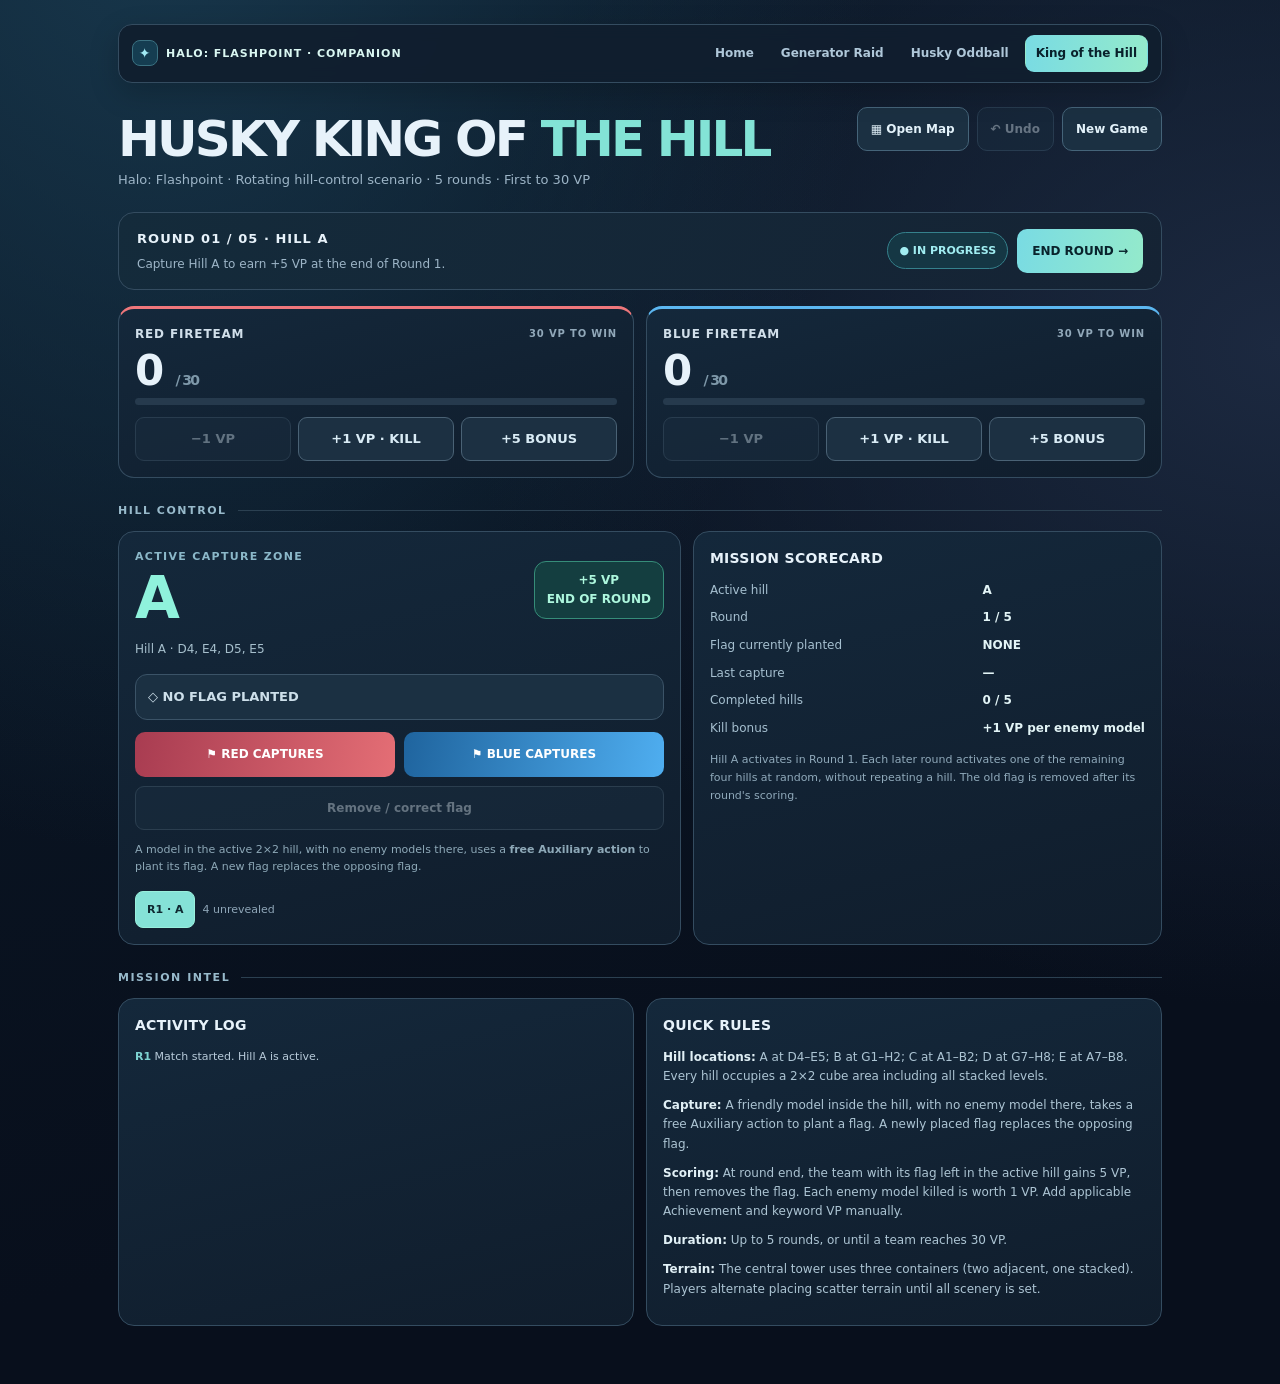
<file: husky-king-of-the-hill.html>
<!doctype html>
<html lang="en">
<head>
<!-- Social sharing preview: Open Graph / Twitter -->
<meta name="description" content="Capture rotating hills, track team points and manage five-round King of the Hill games.">
<meta property="og:type" content="website">
<meta property="og:site_name" content="Halo: Flashpoint Companion">
<meta property="og:title" content="Husky King of the Hill | Halo: Flashpoint Companion">
<meta property="og:description" content="Capture rotating hills, track team points and manage five-round King of the Hill games.">
<meta property="og:url" content="https://itsburgertime5000.github.io/Halo-Flashpoint-Game-Companion/husky-king-of-the-hill.html">
<meta property="og:image" content="https://itsburgertime5000.github.io/Halo-Flashpoint-Game-Companion/share-preview.jpg">
<meta property="og:image:secure_url" content="https://itsburgertime5000.github.io/Halo-Flashpoint-Game-Companion/share-preview.jpg">
<meta property="og:image:type" content="image/jpeg">
<meta property="og:image:width" content="1200">
<meta property="og:image:height" content="630">
<meta property="og:image:alt" content="UNSC-themed Halo Flashpoint Companion sharing thumbnail">
<meta name="twitter:card" content="summary_large_image">
<meta name="twitter:title" content="Husky King of the Hill | Halo: Flashpoint Companion">
<meta name="twitter:description" content="Capture rotating hills, track team points and manage five-round King of the Hill games.">
<meta name="twitter:image" content="https://itsburgertime5000.github.io/Halo-Flashpoint-Game-Companion/share-preview.jpg">

<link rel="icon" href="favicon.ico" sizes="any">
<link rel="icon" type="image/png" sizes="32x32" href="favicon-32x32.png">
<link rel="icon" type="image/png" sizes="16x16" href="favicon-16x16.png">
<link rel="apple-touch-icon" sizes="180x180" href="apple-touch-icon.png">
<link rel="manifest" href="site.webmanifest">

<meta charset="utf-8">
<meta name="viewport" content="width=device-width, initial-scale=1, viewport-fit=cover">
<meta name="theme-color" content="#0a1523">
<title>Husky King of the Hill | Halo: Flashpoint Companion</title>
<style>
:root{font-family:Inter,ui-sans-serif,system-ui,-apple-system,BlinkMacSystemFont,"Segoe UI",sans-serif;color:#e8f2fa;font-synthesis:none;color-scheme:dark}
*{box-sizing:border-box}html{scroll-behavior:smooth}body{margin:0;min-height:100vh;color:#e5eff7}
button,select{font:inherit;touch-action:manipulation;-webkit-tap-highlight-color:transparent}button{cursor:pointer;min-height:44px}button:disabled{opacity:.4;cursor:not-allowed}button:focus-visible,select:focus-visible{outline:2px solid #8de6ec;outline-offset:2px}
.shell{max-width:1080px;margin:0 auto;padding:24px 18px 58px}.top{display:flex;align-items:flex-start;justify-content:space-between;gap:16px;margin-bottom:22px}.top h1{font-size:clamp(30px,5.3vw,50px);font-weight:950;line-height:1.05;letter-spacing:-.055em;margin:0 0 7px}.top h1 span{color:#83e3d6}.subtitle{font-size:13px;color:#9eb6c8}.top-actions{display:flex;flex-wrap:wrap;gap:8px}.smallbtn{border:1px solid #456175;background:#1b2f41;color:#deedf6;border-radius:10px;font-size:12px;font-weight:850;padding:10px 13px}.smallbtn:hover:not(:disabled){background:#2b4659}.smallbtn.map-open{background:#153b48;color:#a9f3ed;border-color:#337283}
.mission{border:1px solid #344d5d;background:linear-gradient(115deg,#122738,#172432);border-radius:16px;display:flex;justify-content:space-between;align-items:center;gap:12px;padding:16px;margin-bottom:15px}.mission-title{font-size:13px;font-weight:950;letter-spacing:.08em}.mission-sub{font-size:12px;color:#9bb3c2;margin-top:5px;line-height:1.5}.mission-actions{display:flex;gap:9px;align-items:center;justify-content:flex-end;flex-wrap:wrap}.status{font-size:10px;color:#a6f3e8;border:1px solid #2e776d;background:#183e43;padding:9px 11px;border-radius:100px;font-weight:900;white-space:nowrap}.status.over{color:#ffe2a6;border-color:#886f48;background:#3c3021}.roundbtn{padding:12px 15px;background:linear-gradient(100deg,#7adce3,#9defcb);color:#09232c;border:0;border-radius:10px;font-size:12px;font-weight:950;white-space:nowrap}.roundbtn:hover:not(:disabled){filter:brightness(1.1)}
.scoring{display:grid;grid-template-columns:repeat(2,minmax(0,1fr));gap:12px;margin-bottom:15px}.score{border:1px solid #304658;background:linear-gradient(165deg,#14283b,#101d2c);padding:16px;border-radius:16px}.score.red{border-top:3px solid #ee7376}.score.blue{border-top:3px solid #55aff2}.score-title{font-size:12px;letter-spacing:.07em;font-weight:900;color:#d1dfea;display:flex;align-items:center;justify-content:space-between;gap:10px}.score-title small{font-size:10px;font-weight:800;color:#91a8b9}.score-num{font-size:42px;font-weight:950;line-height:1.3;letter-spacing:-.04em;font-variant-numeric:tabular-nums}.score-num small{font-size:14px;color:#7e98a9}.score-bar{height:7px;border-radius:20px;background:#263a4d;overflow:hidden}.score-bar i{height:100%;display:block;border-radius:20px;transition:width .2s}.score.red .score-bar i{background:linear-gradient(90deg,#b94650,#f38181)}.score.blue .score-bar i{background:linear-gradient(90deg,#287ea9,#62c5fb)}.score-quick{display:flex;gap:7px;margin-top:12px}.score-quick button{flex:1;min-width:0;border-radius:9px;padding:8px 3px;border:1px solid #4a6275;background:#1c3042;color:#d9ebf5;font-weight:900;font-size:12px}.score-quick button:hover:not(:disabled){background:#2d455a}
.sectionhead{display:flex;align-items:center;gap:10px;margin:24px 0 12px;font-size:11px;color:#9abccd;letter-spacing:.14em;font-weight:900}.sectionhead .line{background:#2b4051;height:1px;flex:1}
.hill-layout{display:grid;grid-template-columns:minmax(0,1.2fr) minmax(0,1fr);gap:12px}.panel{border:1px solid #355061;border-radius:16px;background:linear-gradient(165deg,#14283b,#101d2c);padding:16px;min-width:0}.hill-hero{display:flex;align-items:center;justify-content:space-between;gap:10px}.hill-label{font-size:11px;color:#8bb8c9;font-weight:900;letter-spacing:.12em}.hill-id{font-size:58px;line-height:1.15;font-weight:950;color:#8ff2dc;letter-spacing:-.05em}.hill-badge{border:1px solid #368d79;border-radius:12px;background:#143e40;color:#adf7dd;font-size:12px;font-weight:900;padding:9px 12px;text-align:center}.hill-meta{font-size:12px;color:#a6bfcc;line-height:1.6;margin:8px 0 15px}.flag-state{margin:12px 0;border-radius:12px;padding:12px;border:1px solid #3b5367;background:#1b3042;font-size:13px;color:#cddfea;font-weight:850}.flag-state.red{border-color:#9e555b;background:#40252e;color:#ffbdc2}.flag-state.blue{border-color:#347eae;background:#1b344c;color:#afe4ff}.capture{display:grid;grid-template-columns:repeat(2,minmax(0,1fr));gap:9px}.capture button{border:0;border-radius:10px;color:white;font-size:12px;font-weight:950;padding:13px 6px}.capture .red{background:linear-gradient(100deg,#a83c51,#e46e75)}.capture .blue{background:linear-gradient(100deg,#1f649e,#4faef0)}.capture button:not(:disabled):hover{filter:brightness(1.1)}.clearflag{background:#1c3143;color:#e0edf5;border:1px solid #526a7b;border-radius:9px;font-weight:850;font-size:12px;width:100%;margin-top:9px;padding:9px}.quick-note{font-size:11px;line-height:1.6;color:#8ea9b8;margin-top:11px}.zone-progression{display:flex;gap:7px;margin-top:15px;flex-wrap:wrap}.zone-pill{font-size:11px;color:#a3bbca;border:1px solid #426074;background:#1b2c3e;border-radius:8px;padding:9px 11px;font-weight:850}.zone-pill.active{color:#0f2830;border-color:#99efdc;background:#85e2d7}.zone-pill.past{color:#b8cddc;background:#233f45;border-color:#47716a}
.panel h2{font-size:14px;letter-spacing:.02em;margin:0 0 11px}.panel p{font-size:12px;color:#adc5d4;line-height:1.6;margin:0 0 10px}.stat-list{display:grid;grid-template-columns:1fr auto;gap:9px 10px;font-size:12px;color:#a6c0d0}.stat-list b{color:#e2f4f6}.vp-chip{border-radius:7px;padding:4px 7px;font-size:11px;font-weight:900;background:#123e43;color:#8beddc}.mission-text{font-size:11px;color:#90aabb;line-height:1.6;margin-top:14px}.info-grid{display:grid;grid-template-columns:1fr 1fr;gap:12px}.log{margin:0;padding:0;list-style:none;max-height:250px;overflow:auto}.log li{font-size:11px;color:#b8cbda;line-height:1.55;padding:9px 0;border-bottom:1px solid #294153}.log li:first-child{padding-top:0}.log li:last-child{border-bottom:none}.log strong{color:#7dd3d2}.rules{font-size:12px;line-height:1.7;color:#b0c6d4}.rules strong{color:#e1f0f6}.rules p{margin:0 0 10px}.notice{padding:12px;border:1px solid #a48348;background:#3e3025;color:#ffe4b0;font-size:12px;border-radius:10px;margin-bottom:12px}
/* Shared tactical slide-out map */
.backdrop{position:fixed;inset:0;z-index:90;background:#0009;backdrop-filter:blur(3px)}.backdrop[hidden]{display:none}.sidebar{position:fixed;z-index:100;right:0;top:0;bottom:0;width:min(650px,100vw);display:flex;flex-direction:column;visibility:hidden;transform:translateX(105%);transition:transform .23s ease,visibility .23s;background:#0c1725;border-left:1px solid #426176;box-shadow:-20px 0 65px #000a}.sidebar.is-open{visibility:visible;transform:translateX(0)}.sidebar-header{padding:17px 19px;display:flex;gap:12px;align-items:center;justify-content:space-between;background:#132436;border-bottom:1px solid #365064}.sidebar-header h2{margin:0;font-size:21px;font-weight:900}.close{border:1px solid #557081;background:#203447;color:#fff;border-radius:10px;width:44px;height:44px;font-size:20px}.sidebar-scroll{overflow:auto;overscroll-behavior:contain;padding:14px 15px 28px;flex:1}.maplead{color:#a4bdcb;font-size:12px;line-height:1.6;margin:0 0 12px}.map-tools{margin-bottom:12px;display:grid;grid-template-columns:1fr;gap:7px}.map-tools label{font-size:11px;font-weight:900;color:#9bb9c9;letter-spacing:.07em}.map-tools select{width:100%;min-height:44px;border-radius:9px;border:1px solid #456878;background:#1a3042;color:#e5f2fa;padding:9px 10px;font-size:16px}.map-boardbox{border:1px solid #354e60;background:#0d1b2a;border-radius:14px;padding:12px 6px}.map-boardframe{position:relative;width:100%;max-width:550px;padding:30px 30px 32px;margin:0 auto}.map-grid{position:relative;display:grid;aspect-ratio:1;grid-template-columns:repeat(8,minmax(0,1fr));grid-template-rows:repeat(8,minmax(0,1fr));gap:2px;background:#506478;border:2px solid #718497;border-radius:4px;overflow:hidden}.tile{position:relative;display:flex;justify-content:center;align-items:center;min-width:0;min-height:0;padding:0;border:0;background:#273a4d;color:#fff;cursor:pointer;overflow:hidden;box-shadow:inset 0 0 0 1px #ffffff0c}.tile.red-deploy{background:#96353c}.tile.blue-deploy{background:#1e68aa}.tile.zone{background:#334b5b}.tile.zone.active{background:#1d5354}.tile.terrain-unsc{background:repeating-linear-gradient(0deg,#35475a 0px,#35475a 9px,#3f5162 9px,#3f5162 13px)}.zone-overlay{position:absolute;z-index:12;border:3px solid #78eadb;border-radius:5px;box-shadow:0 0 0 1px rgba(9,21,32,.65) inset,0 0 18px rgba(120,234,219,.18);pointer-events:none;display:none}.tile .coord{position:absolute;top:2px;left:3px;font-size:clamp(7px,1.2vw,9px);color:#d0dfeabc;font-weight:800;z-index:3}.tile .zone-letter{position:relative;z-index:2;font-size:clamp(14px,3vw,24px);font-weight:950;color:#cad6e4;text-shadow:0 1px 5px #0008}.tile.zone.active .zone-letter{color:#b4ffe4}.tile .weapon{position:absolute;z-index:4;width:63%;height:63%;border-radius:7px;display:flex;align-items:center;justify-content:center;border:1px solid #bbccd9;background:#415667;color:white;font-size:clamp(13px,3.6vw,22px);font-weight:950}.tile .scenery-panel{position:absolute;z-index:1;width:63%;height:52%;border:2px solid #acbac6;background:repeating-linear-gradient(90deg,#586f81 0 7px,#71899b 7px 10px);box-shadow:0 2px 5px #17222b77}.tile.terrain-tower{background:linear-gradient(145deg,#4b6273 0%,#293b4d 70%,#658092 100%);box-shadow:inset 0 0 0 2px #8ba4b7}.tile .scenery-tower{position:absolute;z-index:2;width:58%;height:58%;border:2px solid #b9c8d3;border-radius:0;background:linear-gradient(180deg,#708a9d 0 18%,#4b6172 18% 100%);box-shadow:0 3px 6px #17222b88,inset 0 0 0 1px #314758}.tile .scenery-tower::after{content:"";position:absolute;left:20%;right:20%;bottom:14%;height:14%;background:#d8e2ea;opacity:.85}.tile .tower-tag{position:absolute;z-index:4;bottom:1px;right:2px;font-size:8px;border:1px solid #9fc2d9;background:#173244;color:#dff4ff;border-radius:9px;padding:0 3px;font-weight:900}.tile .terrain-text{position:absolute;z-index:2;left:50%;top:50%;transform:translate(-50%,-50%);font-size:clamp(9px,2vw,12px);font-weight:950;color:#d4dee6;letter-spacing:.04em;text-shadow:0 1px 2px #152332}.tile .tactical-wall{position:absolute;z-index:1;width:80%;height:80%;pointer-events:none;opacity:.55}.tile .tactical-wall.bottom-left{border-left:3px solid #b4c7d4;border-bottom:3px solid #b4c7d4;left:2px;bottom:2px}.tile .tactical-wall.bottom-right{border-right:3px solid #b4c7d4;border-bottom:3px solid #b4c7d4;right:2px;bottom:2px}.tile .tactical-wall.top-left{border-left:3px solid #b4c7d4;border-top:3px solid #b4c7d4;left:2px;top:2px}.tile .tactical-wall.top-right{border-right:3px solid #b4c7d4;border-top:3px solid #b4c7d4;right:2px;top:2px}.tile .flag{position:absolute;z-index:10;top:50%;left:50%;transform:translate(-50%,-50%);font-size:clamp(14px,3.4vw,26px);text-shadow:0 0 8px #000}.tile .flag.red{color:#ff919a}.tile .flag.blue{color:#86d8ff}.tile:focus-visible{outline:3px solid #d0ffff;outline-offset:-3px;z-index:8}.tile:hover{filter:brightness(1.17)}.respawn{position:absolute;inset:30px 30px 32px;pointer-events:none}.rpoint{position:absolute;width:22px;height:22px;display:flex;align-items:center;justify-content:center;border-radius:6px;border:1px solid #ffffff80;color:white;font-size:11px;font-weight:950;box-shadow:0 2px 6px #0008}.rpoint.red{background:#b94753}.rpoint.blue{background:#197dc5}.rpoint.top{top:-26px;transform:translateX(-50%)}.rpoint.bottom{bottom:-26px;transform:translateX(-50%)}.rpoint.left{left:-26px;transform:translateY(-50%)}.rpoint.right{right:-26px;transform:translateY(-50%)}.legend{display:flex;flex-wrap:wrap;gap:8px 12px;color:#b8cedb;font-size:11px;margin:11px 10px}.leg{display:inline-flex;align-items:center;gap:5px}.swatch{display:inline-block;width:13px;height:13px;border-radius:3px;background:#2c5261;border:1px solid #7ab7c6}.swatch.red{background:#943941}.swatch.blue{background:#1e68aa}.swatch.active{background:#1d5354;border-color:#83eed9}.swatch.zone{background:#38465c;border-color:#71869e}.mapnotes{font-size:11px;color:#91acbb;line-height:1.65;margin:12px 10px 0}body.map-opened{overflow:hidden}
@media(max-width:700px){.top{flex-wrap:wrap}.top-actions{width:100%}.top-actions .map-open{flex:1}.mission{align-items:flex-start;flex-wrap:wrap}.mission-actions{width:100%;justify-content:space-between}.hill-layout,.info-grid{grid-template-columns:1fr}.shell{padding:17px 12px 40px}.sidebar-scroll{padding:12px 10px 24px}.sidebar-header{padding:12px 14px}.score{padding:12px}.score-num{font-size:35px}.score-title{font-size:10px}.capture{gap:7px}.map-boardframe{padding:26px 25px 29px}}
@media(prefers-reduced-motion:reduce){.sidebar,.score-bar i{transition:none}}

/* Shared container system: the E4/E5 segment depicts the raised third container. */
.stacked-joint{position:absolute;z-index:5;display:none;border:2px solid #b9c8d3;border-radius:0;pointer-events:none;background:repeating-linear-gradient(90deg,#627b8d 0 9px,#465d71 9px 15px);box-shadow:0 4px 10px #081423a8,inset 0 0 0 2px #30465a}.stacked-joint::before{content:"";position:absolute;inset:9%;border:1px solid #c9d8e05c;pointer-events:none}.stacked-joint-label{position:absolute;inset:0;display:flex;align-items:center;justify-content:center;color:#e5eff4;letter-spacing:.06em;font-size:clamp(10px,2vw,15px);font-weight:950;text-shadow:0 2px 5px #071423;writing-mode:vertical-rl;transform:rotate(180deg)}.stacked-joint .stack-elevation{position:absolute;bottom:2px;right:2px;z-index:1;font-size:10px;font-weight:950;border:1px solid #9fc2d9;color:#e5fbff;background:#173244;border-radius:9px;padding:1px 4px}
.tile .terrain-text{z-index:2}
.tile .coord{z-index:6}
.tile .zone-letter{z-index:7;text-shadow:0 2px 5px #07101b,0 0 8px #06101b}
.tile .tower-tag{z-index:5}
.tile .tactical-wall{z-index:2}

/* Same complete navigation treatment as Generator Raid and Husky Oddball. */
.site-nav{position:relative;z-index:4;display:flex;justify-content:space-between;align-items:center;gap:12px;flex-wrap:wrap;border:1px solid #36556b;background:rgba(9,22,36,.94);border-radius:14px;padding:9px 12px;margin:0 0 22px;box-shadow:0 10px 30px #0003;backdrop-filter:blur(8px)}
.site-brand{font-size:11px;font-weight:950;color:#d5f9f4;text-decoration:none;letter-spacing:.09em;display:flex;align-items:center;gap:8px}
.site-brand b{display:inline-flex;align-items:center;justify-content:center;width:26px;height:26px;border-radius:8px;background:#153d51;color:#a1eaf4;border:1px solid #3b7181;font-size:14px}
.site-links{display:flex;gap:5px;flex-wrap:wrap}
.site-links a{color:#afc7d9;padding:9px 10px;border-radius:9px;text-decoration:none;font-size:11px;font-weight:800;white-space:nowrap;border:1px solid transparent;touch-action:manipulation}
.site-links a:hover,.site-links a:focus-visible{background:#254052;color:#fff}
.site-links a[aria-current="page"]{color:#b5f8e9;background:#153b46;border-color:#316e70}
@media(max-width:570px){.site-nav{align-items:stretch;gap:8px}.site-links{display:grid;grid-template-columns:repeat(3,minmax(0,1fr));width:100%}.site-links a{text-align:center;font-size:10px;padding:10px 4px}.site-brand{font-size:10px}}
</style>
<link rel="stylesheet" href="shared-theme.css">
</head>
<body>
<main class="shell" id="main-app">
<nav class="site-nav" aria-label="Game modes"><a class="site-brand" href="index.html"><b>✦</b> HALO: FLASHPOINT · COMPANION</a><div class="site-links"><a href="index.html">Home</a><a href="generator-raid.html">Generator Raid</a><a href="husky-oddball.html">Husky Oddball</a><a href="husky-king-of-the-hill.html" aria-current="page">King of the Hill</a></div></nav>
<header class="top"><div><h1>HUSKY KING OF <span>THE HILL</span></h1><div class="subtitle">Halo: Flashpoint · Rotating hill-control scenario · 5 rounds · First to 30 VP</div></div><div class="top-actions"><button class="smallbtn map-open" id="open-map" type="button" aria-controls="map-panel" aria-expanded="false">▦ Open Map</button><button class="smallbtn" id="undo" type="button">↶ Undo</button><button class="smallbtn" id="reset" type="button">New Game</button></div></header>
<section class="mission"><div><div class="mission-title" id="round-title">ROUND 01 / 05 · HILL A</div><div class="mission-sub" id="mission-hint">Capture the active hill. Score 5 VP for the flag remaining there at the end of the round.</div></div><div class="mission-actions"><div class="status" id="status">● IN PROGRESS</div><button class="roundbtn" id="end-round" type="button">END ROUND →</button></div></section>
<div id="notice" role="status" aria-live="polite"></div>
<section class="scoring" aria-label="Team Victory Points">
<article class="score red"><div class="score-title">RED FIRETEAM <small>30 VP TO WIN</small></div><div class="score-num"><span id="red-vp">0</span> <small>/ 30</small></div><div class="score-bar"><i id="red-meter" style="width:0%"></i></div><div class="score-quick"><button data-team="red" data-delta="-1">−1 VP</button><button data-team="red" data-delta="1">+1 VP · KILL</button><button data-team="red" data-delta="5">+5 BONUS</button></div></article>
<article class="score blue"><div class="score-title">BLUE FIRETEAM <small>30 VP TO WIN</small></div><div class="score-num"><span id="blue-vp">0</span> <small>/ 30</small></div><div class="score-bar"><i id="blue-meter" style="width:0%"></i></div><div class="score-quick"><button data-team="blue" data-delta="-1">−1 VP</button><button data-team="blue" data-delta="1">+1 VP · KILL</button><button data-team="blue" data-delta="5">+5 BONUS</button></div></article>
</section>
<div class="sectionhead"><span>HILL CONTROL</span><span class="line"></span></div>
<section class="hill-layout">
<article class="panel"><div class="hill-hero"><div><div class="hill-label">ACTIVE CAPTURE ZONE</div><div class="hill-id" id="active-hill">A</div></div><div class="hill-badge">+5 VP<br>END OF ROUND</div></div><div class="hill-meta" id="hill-cubes">Hill A · D4, E4, D5, E5</div><div class="flag-state" id="flag-state" aria-live="polite">◇ NO FLAG PLANTED</div><div class="capture"><button class="red" id="red-capture" type="button">⚑ RED CAPTURES</button><button class="blue" id="blue-capture" type="button">⚑ BLUE CAPTURES</button></div><button class="clearflag" type="button" id="clear-flag">Remove / correct flag</button><div class="quick-note">A model in the active 2×2 hill, with no enemy models there, uses a <strong>free Auxiliary action</strong> to plant its flag. A new flag replaces the opposing flag.</div><div class="zone-progression" id="zone-progress" aria-label="Hill sequence"></div></article>
<article class="panel"><h2>MISSION SCORECARD</h2><div class="stat-list"><span>Active hill</span><b id="active-summary">A</b><span>Round</span><b id="round-summary">1 / 5</b><span>Flag currently planted</span><b id="flag-summary">None</b><span>Last capture</span><b id="last-capture">—</b><span>Completed hills</span><b id="visited-summary">0 / 5</b><span>Kill bonus</span><b>+1 VP per enemy model</b></div><div class="mission-text">Hill A activates in Round 1. Each later round activates one of the remaining four hills at random, without repeating a hill. The old flag is removed after its round's scoring.</div></article>
</section>
<div class="sectionhead"><span>MISSION INTEL</span><span class="line"></span></div>
<section class="info-grid"><article class="panel"><h2>ACTIVITY LOG</h2><ul class="log" id="log"></ul></article><article class="panel"><h2>QUICK RULES</h2><div class="rules"><p><strong>Hill locations:</strong> A at D4–E5; B at G1–H2; C at A1–B2; D at G7–H8; E at A7–B8. Every hill occupies a 2×2 cube area including all stacked levels.</p><p><strong>Capture:</strong> A friendly model inside the hill, with no enemy model there, takes a free Auxiliary action to plant a flag. A newly placed flag replaces the opposing flag.</p><p><strong>Scoring:</strong> At round end, the team with its flag left in the active hill gains 5 VP, then removes the flag. Each enemy model killed is worth 1 VP. Add applicable Achievement and keyword VP manually.</p><p><strong>Duration:</strong> Up to 5 rounds, or until a team reaches 30 VP.</p><p><strong>Terrain:</strong> The central tower uses three containers (two adjacent, one stacked). Players alternate placing scatter terrain until all scenery is set.</p></div></article></section>
</main>
<div class="backdrop" id="map-backdrop" hidden></div><aside class="sidebar" id="map-panel" role="dialog" aria-modal="true" aria-label="Husky King of the Hill scenario map" aria-hidden="true" inert><div class="sidebar-header"><h2>Husky King of the Hill Map</h2><button class="close" type="button" id="close-map" aria-label="Close map">×</button></div><div class="sidebar-scroll"><p class="maplead">Tap a cube in the <strong>active hill</strong> to plant or replace a flag using the selected fireteam. Each zone is 2×2; the board follows the supplied scenario map.</p><div class="map-tools"><label for="map-team">MAP TAP ACTION</label><select id="map-team"><option value="red">Plant Red flag on active hill</option><option value="blue">Plant Blue flag on active hill</option><option value="clear">Remove active hill flag</option></select></div><div class="map-boardbox"><div class="map-boardframe"><div class="map-grid" id="hill-grid"></div><div class="respawn" aria-label="Scenario respawn markers"><span class="rpoint red top" style="left:31.25%">R</span><span class="rpoint blue top" style="left:68.75%">R</span><span class="rpoint blue left" style="top:31.25%">R</span><span class="rpoint red left" style="top:68.75%">R</span><span class="rpoint red right" style="top:31.25%">R</span><span class="rpoint blue right" style="top:68.75%">R</span><span class="rpoint blue bottom" style="left:31.25%">R</span><span class="rpoint red bottom" style="left:68.75%">R</span></div></div><div class="legend"><span class="leg"><i class="swatch active"></i>Active hill</span><span class="leg"><i class="swatch zone"></i>Other hills</span><span class="leg"><i class="swatch blue"></i>Blue deployment</span><span class="leg"><i class="swatch red"></i>Red deployment</span><span class="leg">W Weapon drop</span><span class="leg">UNSC containers</span><span class="leg">+1 Towers · +2 Stacked container</span><span class="leg">R Respawn</span></div><div class="mapnotes"><strong>Hill A:</strong> D4–E5. <strong>B:</strong> G1–H2. <strong>C:</strong> A1–B2. <strong>D:</strong> G7–H8. <strong>E:</strong> A7–B8. <strong>Weapons:</strong> C3, F3, C6 and F6. <strong>Raised towers:</strong> B7 and G2 (+1 elevation). <strong>Blank cubes:</strong> C2, G3, B4, C7 and F7; F8 remains a red deployment cube. <strong>Containers:</strong> D4–E4 and D5–E5, with one joint +2-level container spanning E4–E5. <strong>L-walls:</strong> B2 rotated anticlockwise and G7 clockwise.</div></div></div></aside>
<script>
(()=>{'use strict';
const STORAGE='halo_husky_koth_v1';
const ORIGIN='A',MAX_ROUNDS=5,TARGET=30;
const ZONES={A:['D4','E4','D5','E5'],B:['G1','H1','G2','H2'],C:['A1','B1','A2','B2'],D:['G7','H7','G8','H8'],E:['A7','B7','A8','B8']};
const WEAPONS=new Set(['C3','F3','C6','F6']);
const TOWERS=new Set(['B7','G2']);
const KOTH_CONTAINERS=new Set(['D4','E4','D5','E5']);
const KOTH_STACKED=new Set(['E4','E5']); // One joint 1×2 container above the lower crates; elevation +2
const UNSC_LABELS=new Set(['D5']);
const L_WALLS={B2:'bottom-right',G7:'top-left'};
const ZONE_ANCHORS={A:'D4',B:'G1',C:'A1',D:'G7',E:'A7'};
const $=id=>document.getElementById(id);
const fresh=()=>({round:1,red:0,blue:0,sequence:['A'],flag:null,history:[],completed:false,logs:[{round:1,text:'Match started. Hill A is active.'}],last:'—'});
let state=fresh();try{const old=JSON.parse(localStorage.getItem(STORAGE)||'null');if(old&&Number.isInteger(old.round)&&old.round>=1&&old.round<=5&&Array.isArray(old.sequence)&&old.sequence[0]==='A'&&Array.isArray(old.history))state={...fresh(),...old}}catch{}
const name=t=>t?t.toUpperCase():'NONE';const clamp=(n,a,b)=>Math.max(a,Math.min(b,n));const active=()=>state.sequence[state.round-1];const hasWinner=()=>state.red>=TARGET||state.blue>=TARGET||state.completed;
const message=t=>{state.logs.unshift({round:state.round,text:t});state.logs=state.logs.slice(0,50)};
const save=()=>{try{localStorage.setItem(STORAGE,JSON.stringify(state))}catch{}};
function snapshot(){let {history,...snap}=state;state.history.push(JSON.stringify(snap));if(state.history.length>70)state.history.shift()}
function act(fn){if(hasWinner())return;snapshot();fn();if(state.red>=TARGET||state.blue>=TARGET)state.completed=true;save();render()}
function changeScore(team,delta){if(hasWinner())return;const before=state[team],after=clamp(before+delta,0,999);if(before===after)return;act(()=>{state[team]=after;message(`${name(team)} VP ${delta>0?'+':''}${after-before} (${before} → ${after}).${delta===1?' Enemy model killed or equivalent bonus.':''}`)})}
function capture(team){if(hasWinner()||state.flag===team)return;act(()=>{const previous=state.flag;state.flag=team;state.last=`${name(team)} · Hill ${active()}`;message(`${name(team)} planted a flag in Hill ${active()}${previous?' replacing '+name(previous)+' flag':''}.`)})}
function clearFlag(){if(hasWinner()||!state.flag)return;act(()=>{message(`${name(state.flag)} flag removed from Hill ${active()}.`);state.flag=null;state.last='Flag removed'})}
function chooseNextHill(){const pool=['B','C','D','E'].filter(z=>!state.sequence.includes(z));return pool[Math.floor(Math.random()*pool.length)]}
function endRound(){if(hasWinner())return;act(()=>{const zone=active(),team=state.flag;if(team){state[team]+=5;message(`Round ${state.round}: ${name(team)} scored +5 VP for Hill ${zone}; flag removed.`)}else message(`Round ${state.round}: Hill ${zone} unclaimed; no hill VP.`);state.flag=null;if(state.round>=MAX_ROUNDS){state.completed=true;message('Round 5 complete. Compare final VP.');return}if(state.red>=TARGET||state.blue>=TARGET){state.completed=true;return}state.sequence.push(chooseNextHill());state.round++;message(`Round ${state.round} begins. Hill ${active()} is now active.`)})}
function undo(){if(!state.history.length)return;const saved=state.history.pop(),history=state.history;state={...fresh(),...JSON.parse(saved),history};save();render()}
function reset(){if(!confirm('Start a new King of the Hill match? This clears the scores, hill sequence and history.'))return;state=fresh();save();render()}
function zoneFor(cell){for(const [zone,cells] of Object.entries(ZONES))if(cells.includes(cell))return zone;return null}
// Both graphics belong to the positioned board grid, not the padded sidebar frame.
// Measure tile rectangles so the exact same logic works at desktop/mobile sizes.
function positionGridOverlay(overlayId,cells){
 const overlay=$(overlayId),grid=$('hill-grid');
 if(!overlay||!grid||!cells.length){if(overlay)overlay.style.display='none';return}
 const tiles=cells.map(c=>grid.querySelector(`button[data-cell="${c}"]`)).filter(Boolean);
 if(tiles.length!==cells.length){overlay.style.display='none';return}
 const board=grid.getBoundingClientRect();
 const left=Math.min(...tiles.map(t=>t.getBoundingClientRect().left));
 const top=Math.min(...tiles.map(t=>t.getBoundingClientRect().top));
 const right=Math.max(...tiles.map(t=>t.getBoundingClientRect().right));
 const bottom=Math.max(...tiles.map(t=>t.getBoundingClientRect().bottom));
 // Absolute children are measured from the inner edge of the grid's border.
 overlay.style.left=(left-board.left-grid.clientLeft)+'px';
 overlay.style.top=(top-board.top-grid.clientTop)+'px';
 overlay.style.width=(right-left)+'px';
 overlay.style.height=(bottom-top)+'px';
 overlay.style.display='block';
}
function updateMapOverlays(){
 positionGridOverlay('joint-container',['E4','E5']);
 positionGridOverlay('active-zone-overlay',ZONES[active()]||[]);
}
function renderMap(){let s='';for(let y=1;y<=8;y++)for(let x=0;x<8;x++){const cell=String.fromCharCode(65+x)+y,zone=zoneFor(cell),isActive=zone===active(),isBlue=y===1&&x>=2&&x<=5,isRed=y===8&&x>=2&&x<=5,weapon=WEAPONS.has(cell),tower=TOWERS.has(cell),unsc=KOTH_CONTAINERS.has(cell),stacked=KOTH_STACKED.has(cell),wall=L_WALLS[cell],flag=isActive&&cell==='E5'?state.flag:null;let middle='';if(unsc){if(UNSC_LABELS.has(cell))middle+='<span class="terrain-text">UNSC</span>';}if(tower){middle+='<span class="scenery-tower"></span><span class="tower-tag">+1</span>';}if(wall)middle+=`<span class="tactical-wall ${wall}" aria-hidden="true"></span>`;if(weapon)middle+='<span class="weapon">W</span>';if(zone&&cell===ZONE_ANCHORS[zone])middle+=`<span class="zone-letter">${zone}</span>`;if(flag)middle+=`<span class="flag ${flag}">⚑</span>`;const cls=['tile',zone?'zone':'',isActive?'active':'',isBlue?'blue-deploy':'',isRed?'red-deploy':'',unsc?'terrain-unsc hf-container-tile':'',stacked?'hf-stacked-tile':''].filter(Boolean).join(' ');s+=`<button type="button" data-cell="${cell}" class="${cls}" aria-label="${cell}${zone?' · Hill '+zone:''}${isActive?' active':''}${weapon?' weapon drop':''}${tower?' tower':''}"><span class="coord">${cell}</span>${middle}</button>`} $('hill-grid').innerHTML=s+'<div class="stacked-joint" id="joint-container" aria-label="Joint UNSC container, E4 and E5, +2 elevation"><span class="stacked-joint-label">UNSC</span><span class="stack-elevation">+2</span></div><div class="zone-overlay" id="active-zone-overlay" aria-hidden="true"></div>';updateMapOverlays()}
function render(){const z=active(),ended=hasWinner();$('red-vp').textContent=state.red;$('blue-vp').textContent=state.blue;$('red-meter').style.width=clamp(state.red/TARGET*100,0,100)+'%';$('blue-meter').style.width=clamp(state.blue/TARGET*100,0,100)+'%';$('round-title').textContent=`ROUND ${String(state.round).padStart(2,'0')} / 05 · HILL ${z}`;$('active-hill').textContent=z;$('active-summary').textContent=z;$('round-summary').textContent=state.round+' / 5';$('hill-cubes').textContent=`Hill ${z} · ${ZONES[z].join(', ')}`;$('flag-summary').textContent=name(state.flag);$('last-capture').textContent=state.last;$('visited-summary').textContent=(state.round-1)+' / 5';$('mission-hint').textContent=ended?'Match complete. Use Undo or New Game to continue.':`Capture Hill ${z} to earn +5 VP at the end of Round ${state.round}.`;$('flag-state').className='flag-state'+(state.flag?' '+state.flag:'');$('flag-state').textContent=state.flag?`⚑ ${name(state.flag)} FLAG CONTROLS HILL ${z}`:'◇ NO FLAG PLANTED';const status=state.red>=30&&state.blue>=30?'DRAW':state.red>=30?'RED VICTORY':state.blue>=30?'BLUE VICTORY':state.completed?'ROUND LIMIT':'● IN PROGRESS';$('status').textContent=status;$('status').className='status'+(ended?' over':'');$('notice').innerHTML=ended?`<div class="notice"><strong>${status}.</strong> Red ${state.red} VP · Blue ${state.blue} VP. ${status==='ROUND LIMIT'?'Five rounds complete.':'The 30 VP threshold has been reached.'}</div>`:'';$('undo').disabled=!state.history.length;$('end-round').disabled=ended;$('red-capture').disabled=ended||state.flag==='red';$('blue-capture').disabled=ended||state.flag==='blue';$('clear-flag').disabled=ended||!state.flag;document.querySelectorAll('[data-delta]').forEach(b=>{b.disabled=ended||(+b.dataset.delta<0&&state[b.dataset.team]===0)});$('zone-progress').innerHTML=state.sequence.map((t,i)=>`<span class="zone-pill ${i===state.round-1?'active':i<state.round-1?'past':''}">R${i+1} · ${t}</span>`).join('')+`<span style="font-size:11px;color:#8fa6b8;align-self:center">${MAX_ROUNDS-state.sequence.length} unrevealed</span>`;$('log').innerHTML=state.logs.slice(0,18).map(e=>`<li><strong>R${e.round}</strong> ${e.text}</li>`).join('');renderMap()}
let focusBefore=null;
function toggleMap(open){const aside=$('map-panel'),bg=$('map-backdrop');if(open){focusBefore=document.activeElement;aside.classList.add('is-open');aside.removeAttribute('inert');aside.setAttribute('aria-hidden','false');bg.hidden=false;document.body.classList.add('map-opened');$('open-map').setAttribute('aria-expanded','true');$('close-map').focus()}else{aside.classList.remove('is-open');aside.setAttribute('inert','');aside.setAttribute('aria-hidden','true');bg.hidden=true;document.body.classList.remove('map-opened');$('open-map').setAttribute('aria-expanded','false');if(focusBefore?.focus)focusBefore.focus()}}
$('open-map').addEventListener('click',()=>toggleMap(true));$('close-map').addEventListener('click',()=>toggleMap(false));$('map-backdrop').addEventListener('click',()=>toggleMap(false));document.addEventListener('keydown',e=>{if(e.key==='Escape'&&$('map-panel').classList.contains('is-open'))toggleMap(false)});
$('red-capture').addEventListener('click',()=>capture('red'));$('blue-capture').addEventListener('click',()=>capture('blue'));$('clear-flag').addEventListener('click',clearFlag);$('end-round').addEventListener('click',endRound);$('undo').addEventListener('click',undo);$('reset').addEventListener('click',reset);document.querySelector('.scoring').addEventListener('click',e=>{const b=e.target.closest('button[data-delta]');if(b)changeScore(b.dataset.team,Number(b.dataset.delta))});$('hill-grid').addEventListener('click',e=>{const tile=e.target.closest('button[data-cell]');if(!tile)return;const zone=zoneFor(tile.dataset.cell);if(zone!==active())return;const team=$('map-team').value;if(team==='clear')clearFlag();else capture(team)});window.addEventListener('resize',updateMapOverlays);render();
})();
</script></body></html>
</file>
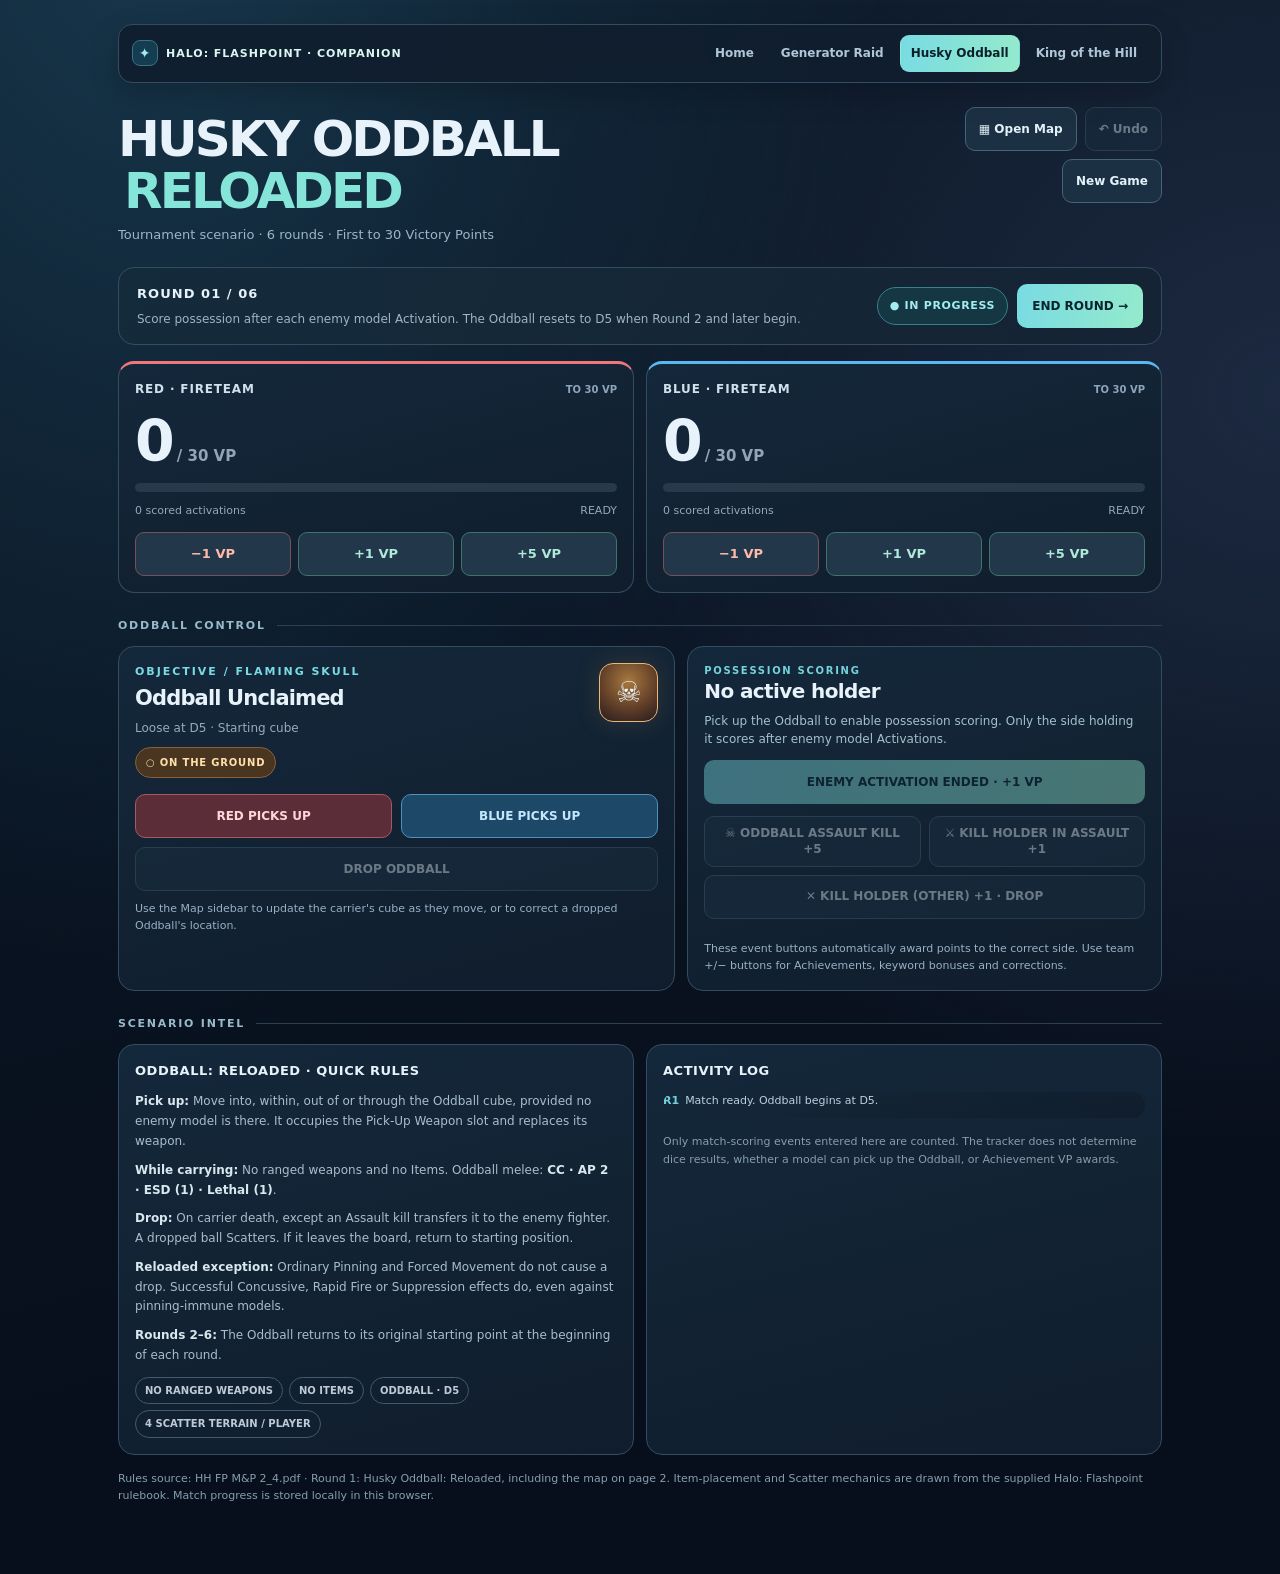
<file: husky-oddball.html>
<!doctype html>
<html lang="en">
<head>
<!-- Social sharing preview: Open Graph / Twitter -->
<meta name="description" content="Track Oddball possession, team scoring, round progression and item spawns on the tactical map.">
<meta property="og:type" content="website">
<meta property="og:site_name" content="Halo: Flashpoint Companion">
<meta property="og:title" content="Husky Oddball: Reloaded | Halo: Flashpoint Companion">
<meta property="og:description" content="Track Oddball possession, team scoring, round progression and item spawns on the tactical map.">
<meta property="og:url" content="https://itsburgertime5000.github.io/Halo-Flashpoint-Game-Companion/husky-oddball.html">
<meta property="og:image" content="https://itsburgertime5000.github.io/Halo-Flashpoint-Game-Companion/share-preview.jpg">
<meta property="og:image:secure_url" content="https://itsburgertime5000.github.io/Halo-Flashpoint-Game-Companion/share-preview.jpg">
<meta property="og:image:type" content="image/jpeg">
<meta property="og:image:width" content="1200">
<meta property="og:image:height" content="630">
<meta property="og:image:alt" content="UNSC-themed Halo Flashpoint Companion sharing thumbnail">
<meta name="twitter:card" content="summary_large_image">
<meta name="twitter:title" content="Husky Oddball: Reloaded | Halo: Flashpoint Companion">
<meta name="twitter:description" content="Track Oddball possession, team scoring, round progression and item spawns on the tactical map.">
<meta name="twitter:image" content="https://itsburgertime5000.github.io/Halo-Flashpoint-Game-Companion/share-preview.jpg">

<link rel="icon" href="favicon.ico" sizes="any">
<link rel="icon" type="image/png" sizes="32x32" href="favicon-32x32.png">
<link rel="icon" type="image/png" sizes="16x16" href="favicon-16x16.png">
<link rel="apple-touch-icon" sizes="180x180" href="apple-touch-icon.png">
<link rel="manifest" href="site.webmanifest">

<meta charset="utf-8">
<meta name="viewport" content="width=device-width, initial-scale=1, viewport-fit=cover">
<meta name="theme-color" content="#0a1523">
<title>Husky Oddball: Reloaded | Halo Flashpoint Companion</title>
<style>
:root{font-family:Inter,ui-sans-serif,system-ui,-apple-system,BlinkMacSystemFont,"Segoe UI",sans-serif;color:#e8f2fa;background:#07101c;font-synthesis:none;color-scheme:dark}
*{box-sizing:border-box}html{scroll-behavior:smooth}body{margin:0;min-height:100vh;position:relative;background:radial-gradient(ellipse at 12% -10%,#18384d 0%,transparent 46%),radial-gradient(ellipse at 100% 25%,#1c2940 0%,transparent 45%),linear-gradient(165deg,#0b1928,#080f1c 76%);color:#e5eff7}
button,select,input,textarea{font:inherit;touch-action:manipulation;-webkit-tap-highlight-color:transparent}button{cursor:pointer;min-height:44px}button:disabled{opacity:.42;cursor:not-allowed}button:focus-visible,select:focus-visible,input:focus-visible{outline:2px solid #8de6ec;outline-offset:2px}select,input{font-size:16px}
.shell{position:relative;z-index:1;max-width:1060px;margin:0 auto;padding:26px 18px 55px}.eyebrow{font-size:10px;font-weight:900;letter-spacing:.2em;color:#69e1e5}.top{display:flex;justify-content:space-between;gap:15px;align-items:flex-start;margin-bottom:22px}.top h1{margin:7px 0 2px;font-size:clamp(29px,5.4vw,52px);letter-spacing:-.065em;line-height:1.02;font-weight:950}.top h1 span{color:#86e5d9;margin-left:.12em}.subtitle{font-size:12px;color:#9db4c6;margin-top:8px}.top-actions{display:flex;justify-content:flex-end;gap:8px;flex-wrap:wrap}.smallbtn{padding:10px 13px;background:#182a3a;border:1px solid #39536a;color:#d0e5ef;border-radius:10px;font-size:12px;font-weight:850}.smallbtn.map-open{border-color:#387d8a;background:#173b49;color:#b2f3f0}.smallbtn:hover:not(:disabled){background:#2b4455}
.mission{border:1px solid #365365;background:linear-gradient(110deg,rgba(13,33,47,.95),rgba(23,36,50,.95));border-radius:16px;padding:15px 18px;display:flex;align-items:center;justify-content:space-between;gap:14px}.mission-title{font-size:13px;font-weight:950;letter-spacing:.11em}.mission-sub{margin-top:6px;font-size:12px;color:#9bb5c8;line-height:1.45}.mission-actions{display:flex;align-items:center;gap:9px;flex-wrap:wrap;justify-content:flex-end}.status{border:1px solid #34766f;color:#9af3d8;background:#163c39;border-radius:100px;font-size:10px;font-weight:900;letter-spacing:.06em;padding:9px 12px;white-space:nowrap}.status.over{border-color:#b18b46;background:#3b2a20;color:#fbe3a3}.roundbtn{border:0;border-radius:10px;padding:11px 15px;background:#f4ead2;color:#252e36;font-size:12px;font-weight:950;white-space:nowrap}.roundbtn:hover:not(:disabled){background:#fff}
.notice{border:1px solid #9d7543;background:#392b1d;color:#f2dcb1;border-radius:11px;padding:12px 15px;line-height:1.6;margin-top:14px;font-size:12px}
.scoring{display:grid;grid-template-columns:repeat(2,minmax(0,1fr));gap:12px;margin:15px 0 0}.score{border:1px solid #344a5b;background:linear-gradient(150deg,#142434,#101a29);border-radius:17px;padding:17px;min-width:0}.score.red{border-top:3px solid #eb6c72}.score.blue{border-top:3px solid #55b8ff}.score-title{display:flex;justify-content:space-between;align-items:center;gap:6px;color:#cfe1ec;font-size:12px;font-weight:900;letter-spacing:.09em}.score-title small{color:#8da5ba;letter-spacing:0;font-size:10px}.score-num{font-size:clamp(39px,5.2vw,57px);line-height:1.22;font-weight:950;letter-spacing:-.055em;font-variant-numeric:tabular-nums;margin:8px 0 7px}.score-num small{font-size:15px;color:#91a5b9;letter-spacing:0}.meter{height:9px;border-radius:30px;background:#28394b;overflow:hidden}.meter i{display:block;height:100%;width:0%;border-radius:inherit;transition:width .23s ease}.score.red .meter i{background:linear-gradient(90deg,#bb4b61,#f3857d)}.score.blue .meter i{background:linear-gradient(90deg,#2877b4,#75c5f9)}.score-foot{display:flex;align-items:center;justify-content:space-between;gap:6px;font-size:11px;color:#93a9bb;margin-top:10px}.score-quick{display:grid;grid-template-columns:repeat(3,minmax(0,1fr));gap:7px;margin-top:13px}.score-quick button{min-height:46px;background:#23374a;color:#e1ecf4;border:1px solid #425d71;border-radius:9px;font-weight:900;font-size:13px}.score-quick button.add{color:#adeada;border-color:#3f746a}.score-quick button.minus{color:#ffbaab;border-color:#77515a}.score-quick button:hover:not(:disabled){background:#345064}
.sectionhead{display:flex;gap:10px;align-items:center;margin:23px 0 12px}.sectionhead span:first-child{color:#8babbd;font-size:11px;letter-spacing:.16em;font-weight:950}.sectionhead .rule{height:1px;flex:1;background:#2c4052}.panel{border:1px solid #30485c;background:linear-gradient(150deg,#132335,#101b2b);border-radius:17px;padding:17px}.objective{display:grid;grid-template-columns:1.08fr .92fr;gap:14px}.ball-head{display:flex;justify-content:space-between;align-items:flex-start;gap:10px}.ball-mark{width:59px;height:59px;flex-shrink:0;border-radius:14px;border:1px solid #e7b978;background:radial-gradient(circle at 50% 30%,#a8793e 0%,#5f3d28 58%,#261b1e 100%);display:flex;align-items:center;justify-content:center;font-size:29px;box-shadow:0 0 26px rgba(239,159,60,.15)}.ball-title{font-weight:950;font-size:21px;letter-spacing:-.035em;margin:2px 0 4px}.ball-meta{font-size:12px;color:#94acbe;line-height:1.5}.hold-state{display:inline-block;font-size:10px;letter-spacing:.08em;font-weight:950;border-radius:100px;padding:7px 10px;color:#ffe0ab;background:#493520;border:1px solid #87613b;margin-top:10px}.hold-state.red{background:#472631;color:#ffc0c2;border-color:#a34c5a}.hold-state.blue{background:#1a3d5a;color:#b3e2ff;border-color:#3d7fa5}
.action-main{display:grid;grid-template-columns:1fr 1fr;gap:9px;margin-top:16px}.action-main button{border:1px solid #40566b;background:#243b4d;border-radius:10px;color:#e4f0f8;padding:10px 9px;font-weight:900;font-size:12px}.action-main button.red{background:#5b2d38;border-color:#a95762;color:#ffd6d9}.action-main button.blue{background:#1e4868;border-color:#4d91bd;color:#c4e9ff}.action-main button:hover:not(:disabled){filter:brightness(1.14)}.action-main button.wide{grid-column:span 2}.micro-note{color:#97b1c5;font-size:11px;line-height:1.5;margin-top:10px}
.activation{background:linear-gradient(160deg,#162e3b,#142532);border:1px solid #356879;border-radius:14px;padding:16px;display:flex;flex-direction:column;justify-content:space-between;gap:12px}.activation-kicker{font-size:10px;font-weight:950;letter-spacing:.17em;color:#74d3dc}.activation strong{font-size:20px;line-height:1.22;letter-spacing:-.03em}.activation p{font-size:12px;color:#a4c1cd;line-height:1.5;margin:0}.activation button{background:linear-gradient(100deg,#67dce2,#9cf1cf);border:0;color:#09222b;font-size:13px;line-height:1.3;font-weight:950;border-radius:11px;padding:12px}.activation button:hover:not(:disabled){filter:brightness(1.08)}.killbtn{display:grid;grid-template-columns:1fr 1fr;gap:8px}.killbtn button{border-radius:9px;border:1px solid #506679;background:#1b3041;color:#e8f3f9;font-size:12px;font-weight:850;padding:9px}.killbtn button:hover:not(:disabled){background:#2c475b}
.quickgrid{display:grid;grid-template-columns:1fr 1fr;gap:12px}.panel h3{margin:0 0 11px;font-size:13px;letter-spacing:.04em}.info-text{font-size:12px;color:#a9becc;line-height:1.65;margin:0}.info-text strong{color:#d9e7ee}.info-text p{margin:0 0 9px}.info-text p:last-child{margin:0}.tags{display:flex;flex-wrap:wrap;gap:6px;margin-top:11px}.tag{display:inline-flex;border:1px solid #435a69;border-radius:20px;padding:5px 9px;font-size:10px;color:#bdcbd7;font-weight:800}.activity{list-style:none;padding:0;margin:0;max-height:274px;overflow:auto}.activity li{border-bottom:1px solid #273e4e;padding:9px 0;font-size:11px;color:#bcd0df;line-height:1.55}.activity li:first-child{padding-top:0}.activity li:last-child{border-bottom:0}.activity time{font-weight:900;color:#72d2d9;margin-right:6px}.empty{font-size:12px;color:#8fa5b6}.footnote{margin-top:15px;color:#859eae;font-size:11px;line-height:1.6}
.backdrop{position:fixed;inset:0;z-index:90;background:rgba(4,9,18,.76);backdrop-filter:blur(3px)}.backdrop[hidden]{display:none}.sidebar{position:fixed;right:0;top:0;bottom:0;width:min(650px,100vw);z-index:100;background:linear-gradient(#0d1d2c,#091323);box-shadow:-20px 0 65px #000b;border-left:1px solid #42617b;display:flex;flex-direction:column;transform:translateX(105%);visibility:hidden;transition:transform .24s ease,visibility .24s}.sidebar.open{transform:translateX(0);visibility:visible}.sidebar-header{padding:15px 17px;display:flex;align-items:center;justify-content:space-between;gap:10px;border-bottom:1px solid #344a60;background:#112538;flex-shrink:0}.sidebar-header h2{margin:4px 0 0;font-size:21px;letter-spacing:-.04em}.close{height:42px;width:42px;background:#1c364b;border:1px solid #526d80;border-radius:11px;font-size:18px;color:#fff}.sidebar-scroll{overflow:auto;overscroll-behavior:contain;padding:15px;flex:1}.map-caption{font-size:12px;color:#a4bdce;line-height:1.5;margin-bottom:12px}.map-board-wrap{position:relative;max-width:560px;margin:8px auto 11px;padding:28px 26px 31px}.board{aspect-ratio:1;position:relative;border:2px solid #6e8797;border-radius:5px;overflow:visible;background:#253a46;box-shadow:0 9px 35px #0006}.board img{position:absolute;width:100%;height:100%;inset:0;object-fit:fill;pointer-events:none}.cells{position:absolute;inset:0;display:grid;grid-template-columns:repeat(8,1fr);grid-template-rows:repeat(8,1fr)}.tile{min-width:0;min-height:0;padding:0;position:relative;background:transparent;border:1px solid rgba(225,237,255,.09);border-radius:0;color:#e8f8ff;touch-action:manipulation}.tile:hover{box-shadow:inset 0 0 0 2px #b1edf1;background:rgba(115,212,225,.13)}.tile:focus-visible{outline:2px solid #fff;outline-offset:-3px}.coord{position:absolute;left:3px;top:2px;font-size:clamp(7px,1.6vw,10px);color:#fff;text-shadow:0 1px 3px #101a1e;font-weight:850}.oddmark{position:absolute;inset:18%;background:#38231d;border:2px solid #f6cf79;border-radius:50%;box-shadow:0 0 12px #ffc363a8,0 0 0 2px #2f241d;display:flex;align-items:center;justify-content:center;font-size:clamp(12px,3.3vw,23px);color:#fff;line-height:1}.oddmark.held{border-color:#9be5ed;background:#255b69;box-shadow:0 0 12px #67cbe8b3}.itemmark{position:absolute;right:1px;bottom:1px;min-width:19px;height:19px;padding:0 2px;display:flex;align-items:center;justify-content:center;background:#f0bf58;border-radius:100px;color:#211a0d;border:1px solid #fff0a1;font-size:10px;font-weight:950;box-shadow:0 1px 4px #0008}.maplegend{display:flex;flex-wrap:wrap;gap:8px 13px;font-size:11px;color:#a7bdca}.maplegend b{color:#f5d08b}.legendblue{color:#6bc4f8}.legendred{color:#ff929a}.board-toolbar{display:flex;gap:10px;flex-wrap:wrap;align-items:center;margin:12px 0}.board-toolbar label{color:#97b3c5;font-size:11px;font-weight:950;letter-spacing:.08em}.select{background:#1d3244;border:1px solid #4e697c;border-radius:9px;padding:10px;color:#ddecf6;min-height:44px;width:100%}.toolgrid{display:grid;grid-template-columns:1fr 1fr;gap:9px;margin:10px 0}.toolgrid button{border-radius:10px;border:1px solid #476278;background:#1e3548;color:#dceefa;font-size:12px;font-weight:900;padding:10px 7px}.toolgrid button.primary{background:linear-gradient(100deg,#66cbd7,#99edc9);color:#102329;border:0}.map-section{margin:20px 0 8px;color:#87b5ca;font-weight:950;letter-spacing:.14em;font-size:10px}.item-locations{font-size:12px;color:#b7cddd;line-height:1.7}.map-detail{font-size:11px;color:#92aebe;line-height:1.6;margin-top:10px}.mini{font-size:11px;color:#8aabbc}.field{display:flex;flex-direction:column;gap:5px;flex:1;min-width:180px}.badge{border-radius:8px;border:1px solid #3d6172;background:#173444;color:#8adedf;font-size:10px;font-weight:850;padding:6px 9px}.bottom-links{margin-top:14px;font-size:11px;color:#849eaf}
@media(max-width:760px){.top{flex-wrap:wrap}.top-actions{width:100%;justify-content:flex-start}.top-actions .map-open{flex:1}.objective{grid-template-columns:1fr}.activation{gap:10px}.quickgrid{grid-template-columns:1fr}.shell{padding:17px 12px 36px}.mission{align-items:flex-start}.mission-actions{flex-direction:column;align-items:flex-end}.roundbtn{padding:9px 11px}.status{font-size:9px;padding:7px 9px}.score{padding:13px}.scoring{gap:8px}.score-title{font-size:11px}.score-title small{font-size:9px}.score-quick button{font-size:12px}.sidebar-scroll{padding:10px}.map-board-wrap{padding:25px 23px 29px}}
@media(prefers-reduced-motion:reduce){.sidebar,.meter i{transition:none}}

/* Tactical map presentation: same tile-led HUD as Generator Raid, with Husky-specific terrain */
.tactical-map-panel{background:#0e1a2a;border:1px solid #344a5b;border-radius:14px;padding:11px 8px 13px;margin-bottom:14px;box-shadow:0 9px 28px #0003}
.tactical-map-head{display:flex;justify-content:space-between;gap:10px;align-items:center;padding:4px 11px 7px;color:#e1ebf5;font-size:12px;letter-spacing:.06em}.tactical-map-head span{color:#8ea8bc;font-size:10px;letter-spacing:.1em;font-weight:850}
.tactical-map-panel .map-board-wrap{width:100%;max-width:555px;margin:0 auto;padding:31px 30px 32px;position:relative}
.tactical-map-panel .board{aspect-ratio:1;position:relative;overflow:hidden;border:2px solid #718294;border-radius:3px;background:#4b5e70;box-shadow:0 8px 25px #0006}
.tactical-map-panel .cells{position:absolute;inset:0;display:grid;grid-template-columns:repeat(8,minmax(0,1fr));grid-template-rows:repeat(8,minmax(0,1fr));gap:2px}
.tactical-map-panel .tile{position:relative;display:flex;align-items:center;justify-content:center;border:0;background:#2b3b4d;min-height:0;min-width:0;color:#eef5fa;overflow:hidden;transition:filter .12s ease;cursor:pointer;border-radius:0;touch-action:manipulation}
.tactical-map-panel .tile::after{content:"";inset:3px;position:absolute;border:1px solid #ffffff0b;pointer-events:none}
.tactical-map-panel .tile.zone-red{background:#9e3038}.tactical-map-panel .tile.zone-blue{background:#166bad}
.tactical-map-panel .tile.terrain-unsc{background:repeating-linear-gradient(0deg,#35475a 0px,#35475a 9px,#3f5162 9px,#3f5162 13px)}
.tactical-map-panel .tile.terrain-pad{background:radial-gradient(circle,#374e5e 0%,#1c2b3c 72%);box-shadow:inset 0 0 0 2px #99aebd}
.tactical-map-panel .tile.terrain-platform{background:linear-gradient(135deg,#607688 0%,#3f5669 53%,#6f8593 100%)}
.tactical-map-panel .tile.terrain-tower{background:linear-gradient(145deg,#4b6273 0%,#293b4d 70%,#658092 100%);box-shadow:inset 0 0 0 2px #8ba4b7}
.tactical-map-panel .tile.terrain-unsc.zone-red,.tactical-map-panel .tile.terrain-pad.zone-red,.tactical-map-panel .tile.terrain-platform.zone-red{border-bottom:3px solid #c75361}
.tactical-map-panel .tile.zone-blue.terrain-platform{border-bottom:3px solid #5ebce9}
.tactical-map-panel .tile:focus-visible{outline:3px solid #b9f9ff;outline-offset:-3px;z-index:6}.tactical-map-panel .tile:hover{filter:brightness(1.22);box-shadow:inset 0 0 0 2px #9bdbe9}
.tactical-map-panel .coord{position:absolute;top:2px;left:3px;color:#d6e5f7a6;font-weight:850;font-size:clamp(7px,1.5vw,9px);text-shadow:none;line-height:1}
.tactical-map-panel .scenery-label{font-size:clamp(8px,2vw,12px);font-weight:950;color:#bac8d3;text-shadow:0 1px 2px #152332;letter-spacing:.01em}
.tactical-map-panel .scenery-panel{width:63%;height:52%;border:2px solid #acbac6;background:repeating-linear-gradient(90deg,#586f81 0 7px,#71899b 7px 10px);box-shadow:0 2px 5px #17222b77}
.tactical-map-panel .scenery-tower{width:58%;height:58%;border:2px solid #b9c8d3;background:linear-gradient(180deg,#708a9d 0 18%,#4b6172 18% 100%);box-shadow:0 3px 6px #17222b88, inset 0 0 0 1px #314758;position:relative}.tactical-map-panel .scenery-tower::after{content:"";position:absolute;left:20%;right:20%;bottom:14%;height:14%;background:#d8e2ea;opacity:.85;border-radius:1px}
.tactical-map-panel .scenery-pad{width:56%;aspect-ratio:1;border:2px solid #8199ac;background:radial-gradient(circle,#52677d 0%,#28394c 55%,#1b293b 80%);box-shadow:0 0 10px #8aa8c333}
.tactical-map-panel .weapon-drop{width:70%;height:70%;display:flex;align-items:center;justify-content:center;background:#405264;border:1px solid #aebdcc;border-radius:7px;color:#fff;font-size:clamp(13px,3.8vw,23px);font-weight:950;z-index:2;box-shadow:0 1px 8px #0005}
.tactical-map-panel .tactical-wall{position:absolute;z-index:1;width:80%;height:80%;pointer-events:none}
.tactical-map-panel .tactical-wall.bottom-left{border-left:3px solid #b48da0;border-bottom:3px solid #b48da0;left:2px;bottom:2px}
.tactical-map-panel .tactical-wall.top-right{border-top:3px solid #b48da0;border-right:3px solid #b48da0;right:2px;top:2px}
.tactical-map-panel .oddmark{position:relative;z-index:3;inset:auto;display:flex;align-items:center;justify-content:center;width:70%;height:70%;font-size:clamp(13px,3.8vw,22px);border:2px solid #fff1af;background:linear-gradient(140deg,#9b7530,#36251d);border-radius:50%;box-shadow:0 0 16px #ffb94c99,0 0 0 2px #273445;line-height:1;color:#fff}
.tactical-map-panel .oddmark.held{background:linear-gradient(135deg,#15556b,#1b344c);border-color:#a2e8ee;box-shadow:0 0 14px #7ce9f7bb}
.tactical-map-panel .itemmark{z-index:5;right:2px;top:2px;bottom:auto;min-width:17px;height:17px;font-size:10px;border:1px solid #ffe8a1;background:#efbd4d;color:#211c10}
.map-edge{position:absolute;inset:31px 30px 32px;pointer-events:none}
.map-rpoint{position:absolute;display:flex;align-items:center;justify-content:center;width:23px;height:23px;border:1px solid #f0eaf4a0;border-radius:5px;font-size:11px;font-weight:950;color:#fff;line-height:1;box-shadow:0 2px 6px #0008}
.map-rpoint.red{background:#b9434a}.map-rpoint.blue{background:#147cc2}.map-rpoint.top{top:-27px;transform:translateX(-50%)}.map-rpoint.bottom{bottom:-27px;transform:translateX(-50%)}.map-rpoint.left{left:-27px;transform:translateY(-50%)}.map-rpoint.right{right:-27px;transform:translateY(-50%)}
.tactical-legend{display:flex;flex-wrap:wrap;gap:7px 12px;margin:0 8px 9px;color:#cad9e5;font-size:11px}
.legend-entry{display:inline-flex;align-items:center;gap:5px}.legend-chip{width:13px;height:13px;display:inline-flex;align-items:center;justify-content:center;border-radius:3px;font-size:9px;font-weight:950;font-style:normal;color:#fff}
.legend-chip.red{background:#9e3038}.legend-chip.blue{background:#166bad}.legend-chip.skull{background:#b78d46;color:#1f190e}.legend-chip.weapon{background:#42566a}.legend-chip.unsc{background:#45596b}.legend-chip.respawn{background:#157cc2}.legend-chip.item{background:#efbd4d;color:#201706}
.tactical-map-note{color:#9cb6c8;font-size:11px;line-height:1.65;margin:7px 9px 0}.tactical-map-note b{color:#dceaf4}
@media(max-width:480px){.tactical-map-head{padding:4px 5px 7px;flex-wrap:wrap}.tactical-map-panel .map-board-wrap{padding:30px 26px 32px}.map-edge{inset:30px 26px 32px}.map-rpoint.left{left:-24px}.map-rpoint.right{right:-24px}.map-rpoint{width:21px;height:21px}.tactical-legend{font-size:10px;gap:7px 10px}}


/* Overlay tokens in each cube without shifting or squeezing the underlying terrain labels. */
.tactical-map-panel .tile > .scenery-label,
.tactical-map-panel .tile > .scenery-panel,
.tactical-map-panel .tile > .scenery-pad,
.tactical-map-panel .tile > .scenery-tower,
.tactical-map-panel .tile > .weapon-drop {
  position:absolute;top:50%;left:50%;transform:translate(-50%,-50%);flex:none;
}
.tactical-map-panel .tile > .scenery-label,
.tactical-map-panel .tile > .scenery-panel,
.tactical-map-panel .tile > .scenery-pad,
.tactical-map-panel .tile > .scenery-tower {z-index:1;}
.tactical-map-panel .tile > .weapon-drop{z-index:2;}
.tactical-map-panel .tile > .oddmark{
  position:absolute;top:50%;left:50%;right:auto;bottom:auto;
  transform:translate(-50%,-50%);flex:none;z-index:6;
  width:clamp(25px,68%,40px);height:clamp(25px,68%,40px);
}
.tactical-map-panel .tile > .itemmark{
  position:absolute;top:2px;right:2px;bottom:auto;left:auto;z-index:8;
  display:flex;align-items:center;justify-content:center;
}
.tactical-map-panel .tile.has-item::before{
  content:"";position:absolute;inset:1px;border:2px solid #f3c84f;
  border-radius:2px;pointer-events:none;z-index:7;
  box-shadow:inset 0 0 0 1px #171c2366;
}

/* Unified Halo companion navigation */
.site-nav{position:relative;z-index:4;display:flex;justify-content:space-between;align-items:center;gap:12px;flex-wrap:wrap;border:1px solid #36556b;background:rgba(9,22,36,.94);border-radius:14px;padding:9px 12px;margin:0 0 22px;box-shadow:0 10px 30px #0003;backdrop-filter:blur(8px)}
.site-brand{font-size:11px;font-weight:950;color:#d5f9f4;text-decoration:none;letter-spacing:.09em;display:flex;align-items:center;gap:8px}
.site-brand b{display:inline-flex;align-items:center;justify-content:center;width:26px;height:26px;border-radius:8px;background:#153d51;color:#a1eaf4;border:1px solid #3b7181;font-size:14px}
.site-links{display:flex;gap:5px;flex-wrap:wrap}
.site-links a{color:#afc7d9;padding:9px 10px;border-radius:9px;text-decoration:none;font-size:11px;font-weight:800;white-space:nowrap;border:1px solid transparent;touch-action:manipulation}
.site-links a:hover,.site-links a:focus-visible{background:#254052;color:#fff}
.site-links a[aria-current="page"]{color:#b5f8e9;background:#153b46;border-color:#316e70}
@media(max-width:570px){.site-nav{align-items:stretch;gap:8px}.site-links{display:grid;grid-template-columns:repeat(3,minmax(0,1fr));width:100%}.site-links a{text-align:center;font-size:10px;padding:10px 4px}.site-brand{font-size:10px}}
/* Prevent double-tap zoom on quick action buttons on iOS while preserving pinch zoom */
button,a,select,input{touch-action:manipulation;-webkit-tap-highlight-color:transparent}
button{min-height:42px}

</style>
<link rel="stylesheet" href="shared-theme.css">
</head>
<body>
<main class="shell" id="main-app">
<nav class="site-nav" aria-label="Game modes"><a class="site-brand" href="index.html"><b>✦</b> HALO: FLASHPOINT · COMPANION</a><div class="site-links"><a href="index.html">Home</a><a href="generator-raid.html">Generator Raid</a><a href="husky-oddball.html" aria-current="page">Husky Oddball</a><a href="husky-king-of-the-hill.html">King of the Hill</a></div></nav>

<header class="top"><div><h1>HUSKY ODDBALL <span>RELOADED</span></h1><div class="subtitle">Tournament scenario · 6 rounds · First to 30 Victory Points</div></div><div class="top-actions"><button class="smallbtn map-open" id="open-map" type="button" aria-controls="map-panel" aria-expanded="false">▦ Open Map</button><button class="smallbtn" type="button" id="undo">↶ Undo</button><button class="smallbtn" type="button" id="reset">New Game</button></div></header>
<section class="mission"><div><div class="mission-title" id="round-label">ROUND 01 / 06</div><div class="mission-sub">Score possession after each enemy model Activation. The Oddball resets to D5 when Round 2 and later begin.</div></div><div class="mission-actions"><div class="status" id="status">● IN PROGRESS</div><button class="roundbtn" id="end-round" type="button">END ROUND →</button></div></section>
<div id="notices" role="status" aria-live="polite"></div>
<section class="scoring" aria-label="Team scores"><article class="score red"><div class="score-title">RED · FIRETEAM <small>TO 30 VP</small></div><div class="score-num"><span id="red-points">0</span><small> / 30 VP</small></div><div class="meter"><i id="red-meter"></i></div><div class="score-foot"><span id="red-holds">0 scored activations</span><span id="red-score-note">READY</span></div><div class="score-quick"><button class="minus" data-adjust="-1" data-team="red" type="button">−1 VP</button><button class="add" data-adjust="1" data-team="red" type="button">+1 VP</button><button class="add" data-adjust="5" data-team="red" type="button">+5 VP</button></div></article><article class="score blue"><div class="score-title">BLUE · FIRETEAM <small>TO 30 VP</small></div><div class="score-num"><span id="blue-points">0</span><small> / 30 VP</small></div><div class="meter"><i id="blue-meter"></i></div><div class="score-foot"><span id="blue-holds">0 scored activations</span><span id="blue-score-note">READY</span></div><div class="score-quick"><button class="minus" data-adjust="-1" data-team="blue" type="button">−1 VP</button><button class="add" data-adjust="1" data-team="blue" type="button">+1 VP</button><button class="add" data-adjust="5" data-team="blue" type="button">+5 VP</button></div></article></section>
<div class="sectionhead"><span>ODDBALL CONTROL</span><div class="rule"></div></div>
<section class="objective"><article class="panel"><div class="ball-head"><div><div class="eyebrow">OBJECTIVE / FLAMING SKULL</div><div class="ball-title" id="ball-title">Oddball Unclaimed</div><div class="ball-meta" id="ball-meta">Loose at D5 · Starting cube</div><div class="hold-state" id="ball-state">○ ON THE GROUND</div></div><div class="ball-mark" aria-hidden="true">☠</div></div><div class="action-main"><button class="red" id="pickup-red" type="button">RED PICKS UP</button><button class="blue" id="pickup-blue" type="button">BLUE PICKS UP</button><button class="wide" id="drop-ball" type="button">DROP ODDBALL</button></div><div class="micro-note" id="ball-hint">Use the Map sidebar to update the carrier's cube as they move, or to correct a dropped Oddball's location.</div></article>
<article class="activation"><div><div class="activation-kicker">POSSESSION SCORING</div><strong id="activation-title">No active holder</strong><p id="activation-description" style="margin-top:8px">Once a team picks up the Oddball, award +1 VP after each <em>enemy model</em> completes its Activation.</p></div><button type="button" id="score-activation" disabled>ENEMY ACTIVATION ENDED · +1 VP</button><div class="killbtn"><button type="button" id="oddball-kill">☠ ODDBALL ASSAULT KILL +5</button><button type="button" id="assault-holder-kill">⚔ KILL HOLDER IN ASSAULT +1</button><button type="button" id="other-holder-kill" style="grid-column:span 2">✕ KILL HOLDER (OTHER) +1 · DROP</button></div><div class="micro-note">These event buttons automatically award points to the correct side. Use team +/− buttons for Achievements, keyword bonuses and corrections.</div></article></section>
<div class="sectionhead"><span>SCENARIO INTEL</span><div class="rule"></div></div>
<section class="quickgrid"><article class="panel"><h3>ODDBALL: RELOADED · QUICK RULES</h3><div class="info-text"><p><strong>Pick up:</strong> Move into, within, out of or through the Oddball cube, provided no enemy model is there. It occupies the Pick-Up Weapon slot and replaces its weapon.</p><p><strong>While carrying:</strong> No ranged weapons and no Items. Oddball melee: <strong>CC · AP 2 · ESD (1) · Lethal (1)</strong>.</p><p><strong>Drop:</strong> On carrier death, except an Assault kill transfers it to the enemy fighter. A dropped ball Scatters. If it leaves the board, return to starting position.</p><p><strong>Reloaded exception:</strong> Ordinary Pinning and Forced Movement do <em>not</em> cause a drop. Successful Concussive, Rapid Fire or Suppression effects do, even against pinning-immune models.</p><p><strong>Rounds 2–6:</strong> The Oddball returns to its original starting point at the beginning of each round.</p></div><div class="tags"><span class="tag">NO RANGED WEAPONS</span><span class="tag">NO ITEMS</span><span class="tag">ODDBALL · D5</span><span class="tag">4 SCATTER TERRAIN / PLAYER</span></div></article><article class="panel"><h3>ACTIVITY LOG</h3><ul id="activity" class="activity"><li>R1 · Match ready</li></ul><div class="footnote">Only match-scoring events entered here are counted. The tracker does not determine dice results, whether a model can pick up the Oddball, or Achievement VP awards.</div></article></section>
<p class="footnote">Rules source: <em>HH FP M&amp;P 2_4.pdf</em> · Round 1: Husky Oddball: Reloaded, including the map on page 2. Item-placement and Scatter mechanics are drawn from the supplied Halo: Flashpoint rulebook. Match progress is stored locally in this browser.</p>
</main>
<div class="backdrop" id="map-backdrop" hidden></div>
<aside class="sidebar" id="map-panel" role="dialog" aria-modal="true" aria-label="Husky Oddball scenario map" aria-hidden="true" inert><div class="sidebar-header"><div><div class="eyebrow">TACTICAL OVERVIEW</div><h2>Husky Oddball Map</h2></div><button class="close" id="close-map" type="button" aria-label="Close map">✕</button></div><div class="sidebar-scroll"><div class="map-caption">8×8 tactical view reconstructed from the Husky Oddball: Reloaded scenario map. Use the controls below, then tap a cube to move the Oddball or remove an Item Token.</div><div class="map-section">MAP TAP FUNCTION</div><div class="board-toolbar"><div class="field"><label for="map-tool">MAP TAP ACTION</label><select class="select" id="map-tool"><option value="ball">Move Oddball marker</option><option value="remove">Pick up / remove one Item Token</option></select></div></div><div class="mini" id="map-action-status">Oddball at D5 · Select a tile to move the marker.</div><div class="map-section">ITEM TOKEN SETUP</div><div class="board-toolbar"><div class="field"><label for="spawn-mode">RANDOM DISTRIBUTION</label><select class="select" id="spawn-mode"><option value="official">Official D8 · duplicates allowed</option><option value="balanced">Balanced Tactical · house rule</option></select></div></div><div class="toolgrid"><button class="primary" type="button" id="spawn-eight">✦ SPAWN 8 ITEMS</button><button type="button" id="spawn-one">+ 1 ROUND ITEM</button><button type="button" id="clear-items">CLEAR ITEM MARKERS</button><button type="button" id="reset-oddball">RESET ODDBALL TO D5</button></div><div class="item-locations" id="items-list">No items spawned yet.</div><div class="map-detail" id="spawn-description">Roll one D8 for a column and one for a row for each token. Reroll both dice if a token lands in a deployment zone. Multiple items may share a cube.</div><div class="tactical-map-panel"><div class="tactical-map-head"><strong>ARENA // HUSKY ODDBALL</strong><span>8 × 8 · RELOADED</span></div><div class="map-board-wrap"><div class="board"><div class="cells" id="map-cells"></div></div><div class="map-edge" aria-label="Scenario respawn points"><span class="map-rpoint red top" style="left:43.75%" title="Red respawn above D1">R</span><span class="map-rpoint red left" style="top:43.75%" title="Red respawn beside A4">R</span><span class="map-rpoint blue right" style="top:56.25%" title="Blue respawn beside H5">R</span><span class="map-rpoint blue bottom" style="left:56.25%" title="Blue respawn below E8">R</span></div></div><div class="maplegend tactical-legend"><span class="legend-entry"><i class="legend-chip red"></i>Red deployment</span><span class="legend-entry"><i class="legend-chip blue"></i>Blue deployment</span><span class="legend-entry"><i class="legend-chip skull">☠</i>Oddball</span><span class="legend-entry"><i class="legend-chip weapon">W</i>Weapon Drop</span><span class="legend-entry"><i class="legend-chip unsc">U</i>UNSC terrain</span><span class="legend-entry"><i class="legend-chip respawn">R</i>Respawn point</span><span class="legend-entry"><i class="legend-chip item">2</i>Item count</span></div><div class="tactical-map-note"><b>Board setup:</b> Oddball starts at <b>D5</b> · Weapon Drops at <b>D3, F3, F5, C6</b> · Red respawns at D1/A4 edge · Blue respawns at H5/E8 edge.</div></div><div class="map-section">MAP &amp; SETUP NOTES</div><div class="map-detail"><strong>Original Oddball:</strong> D5. <strong>Weapon Drops:</strong> D3, F3, F5 and C6. <strong>Respawns:</strong> Red above D1 and left of A4; Blue right of H5 and below E8. Deployment cubes are coloured as shown on the scenario map. This board is a quick tactical reference, not a full movement or line-of-sight simulator.</div></div></aside>
<script>
(()=>{'use strict';
const KEY='halo_husky_oddball_reloaded_v1',ORIGIN='D5',maxVP=30,finalRound=6;
const $=id=>document.getElementById(id);
const initial=()=>({round:1,red:0,blue:0,holds:{red:0,blue:0},holder:null,ball:ORIGIN,items:[],itemSetup:false,spawnMode:'official',ended:false,logs:[{round:1,text:'Match ready. Oddball begins at D5.'}],history:[]});
let state=initial();try{const saved=JSON.parse(localStorage.getItem(KEY)||'null');if(saved&&Array.isArray(saved.history)&&Array.isArray(saved.items)&&saved.holds&&saved.round>=1&&saved.round<=6)state={...initial(),...saved}}catch{}
const other=t=>t==='red'?'blue':'red';
const name=t=>t?t.toUpperCase():'UNCLAIMED';
function store(){try{localStorage.setItem(KEY,JSON.stringify(state))}catch{}}
function snapshot(){const {history,...s}=state;state.history.push(JSON.stringify(s));if(state.history.length>100)state.history.shift()}
function log(text){state.logs.unshift({round:state.round,text});state.logs=state.logs.slice(0,65)}
function gameEnd(){return state.ended||state.red>=maxVP||state.blue>=maxVP}
function statusText(){if(state.red>=maxVP&&state.blue>=maxVP)return '30 VP · MATCH COMPLETE';if(state.red>=maxVP)return 'RED VICTORY';if(state.blue>=maxVP)return 'BLUE VICTORY';if(state.ended)return 'SIX ROUNDS COMPLETE';return 'IN PROGRESS'}
function doAction(fn){if(gameEnd())return;snapshot();fn();if(state.red>=maxVP||state.blue>=maxVP){state.ended=true;log(`${state.red>=maxVP?'Red':'Blue'} reached 30 VP. Match complete.`)}store();render()}
function award(t,points,reason){state[t]=Math.max(0,state[t]+points);log(`${name(t)} ${points>=0?'+':''}${points} VP · ${reason}`)}
function manualPoints(team,delta){if(gameEnd())return;doAction(()=>award(team,delta,delta<0?'Manual scoring correction':'Manual/achievement VP'))}
function pickup(team){if(gameEnd()||state.holder)return;doAction(()=>{state.holder=team;log(`${name(team)} picks up the Oddball at ${state.ball}.`)})}
function drop(){if(gameEnd()||!state.holder)return;doAction(()=>{const old=state.holder;state.holder=null;log(`${name(old)} drops the Oddball at ${state.ball}. Roll Scatter or move its marker on the map.`)})}
function tickActivation(){if(gameEnd()||!state.holder)return;doAction(()=>{const t=state.holder;state.holds[t]++;award(t,1,`Oddball held at the end of a ${name(other(t))} model Activation`)})}
function oddballKill(){if(gameEnd()||!state.holder)return;doAction(()=>award(state.holder,5,'Killed an enemy using Oddball in an Assault'))}
function killHolder(byAssault){if(gameEnd()||!state.holder)return;doAction(()=>{const victim=state.holder,killer=other(victim);award(killer,1,`Killed ${name(victim)} Oddball carrier${byAssault?' in an Assault':''}`);state.holder=byAssault?killer:null;log(byAssault?`${name(killer)} takes possession from the defeated carrier at ${state.ball}.`:`Oddball dropped at ${state.ball}; resolve Scatter.`)})}
const directions={1:[-1,-1],2:[0,-1],3:[1,-1],4:[1,0],5:[1,1],6:[0,1],7:[-1,1],8:[-1,0]};
const xy=cell=>[cell.charCodeAt(0)-65,Number(cell.slice(1))-1];
const label=(x,y)=>String.fromCharCode(65+x)+(y+1);
function resetBall(){if(gameEnd()||state.ball===ORIGIN&&!state.holder)return;doAction(()=>{state.ball=ORIGIN;state.holder=null;log('Oddball manually returned to D5.')})}
const RED_DEPLOY=new Set(['A1','B1','C1','A2','B2','A3']);
const BLUE_DEPLOY=new Set(['H6','G7','H7','F8','G8','H8']);
const RESP_ENTRY=new Set(['D1','A4','H5','E8']);
function eligible(cell,balanced){return !RED_DEPLOY.has(cell)&&!BLUE_DEPLOY.has(cell)&&(!balanced||!RESP_ENTRY.has(cell))}
function officialPick(){let cell;do{cell=label(Math.floor(Math.random()*8),Math.floor(Math.random()*8))}while(!eligible(cell,false));return cell}
const pools=[[],[],[]];for(let y=0;y<8;y++)for(let x=0;x<8;x++){const cell=label(x,y);if(eligible(cell,true)){if(y>=1&&y<=2)pools[0].push(cell);else if(y>=3&&y<=4)pools[1].push(cell);else if(y>=5&&y<=6)pools[2].push(cell)}}
function choose(pool){return pool[Math.floor(Math.random()*pool.length)]}
function balancedEight(){const items=[],counts=[3,2,3];for(let zone=0;zone<3;zone++){const pool=[...pools[zone]];for(let i=0;i<counts[zone];i++){const ix=Math.floor(Math.random()*pool.length);items.push(pool.splice(ix,1)[0])}}return items}
function balancedExtra(){const eligibleCells=pools.flat().filter(c=>!state.items.includes(c));return choose(eligibleCells.length?eligibleCells:pools.flat())}
function spawnEight(){if(gameEnd())return;doAction(()=>{state.items=(state.spawnMode==='balanced'?balancedEight():Array.from({length:8},officialPick));state.itemSetup=true;log(`Placed eight Item Tokens using ${state.spawnMode==='balanced'?'Balanced Tactical':'Official D8'} mode.`)})}
function addItem(){if(gameEnd())return;doAction(()=>{const cell=state.spawnMode==='balanced'?balancedExtra():officialPick();state.items.push(cell);state.itemSetup=true;log(`One additional Item Token placed at ${cell}.`)})}
function clearItems(){if(gameEnd()||!state.items.length)return;doAction(()=>{state.items=[];state.itemSetup=false;log('All displayed Item Token markers cleared.')})}
function tileAction(cell){if(gameEnd())return;if($('map-tool').value==='remove'){const ix=state.items.indexOf(cell);if(ix<0)return;doAction(()=>{state.items.splice(ix,1);log(`One Item Token picked up/removed from ${cell}.`)})}else{if(state.ball===cell)return;doAction(()=>{state.ball=cell;log(`Oddball location updated to ${cell}${state.holder?' (carrier moved)':''}.`)})}}
function roundEnd(){if(gameEnd())return;doAction(()=>{if(state.round===finalRound){state.ended=true;log('Round 6 ended. Compare scores; no tie-breaker is specified in the supplied scenario.');return}state.round++;state.ball=ORIGIN;state.holder=null;log(`Round ${state.round} begins. Oddball returns to D5.`);if(state.itemSetup){const cell=state.spawnMode==='balanced'?balancedExtra():officialPick();state.items.push(cell);log(`Round ${state.round} replenishment: +1 Item Token at ${cell}.`)}else log(`Round ${state.round}: remember to place 1 replenishment Item Token from the spare pile.`)})}
function undo(){if(!state.history.length)return;const snap=state.history.pop(),hist=state.history;state={...initial(),...JSON.parse(snap),history:hist};store();render()}
function reset(){if(!confirm('Start a new Husky Oddball: Reloaded match? This clears all scores and markers.'))return;state=initial();store();render()}
const HUSKY_UNSC=new Set(['D2','E2','H3','H4','A5','A6','D7','E7']);
const HUSKY_PADS=new Set([]);
const HUSKY_TOWERS=new Set(['G1','B8']);
const HUSKY_PLATFORMS=new Set([]);
const HUSKY_WEAPONS=new Set(['D3','F3','F5','C6']);
const HUSKY_CORNERS=new Set(['C6','F3']);
const HUSKY_UNSC_LABELS=new Set(['D2','H3','A5','D7']);
function buildMap(){
 const counts={};for(const item of state.items)counts[item]=(counts[item]||0)+1;
 let html='';
 for(let y=0;y<8;y++)for(let x=0;x<8;x++){
  const cell=label(x,y),has=cell===state.ball,n=counts[cell]||0;
  const red=RED_DEPLOY.has(cell),blue=BLUE_DEPLOY.has(cell);
  const unsc=HUSKY_UNSC.has(cell),pad=HUSKY_PADS.has(cell),platform=HUSKY_PLATFORMS.has(cell),tower=HUSKY_TOWERS.has(cell),weapon=HUSKY_WEAPONS.has(cell);
  const cls=['tile',red?'zone-red':'',blue?'zone-blue':'',unsc?'terrain-unsc hf-container-tile':'',pad?'terrain-pad':'',platform?'terrain-platform':'',tower?'terrain-tower':'',HUSKY_CORNERS.has(cell)?'has-corner':'',has?'has-ball':'',n?'has-item':''].filter(Boolean).join(' ');
  const scenery=unsc&&HUSKY_UNSC_LABELS.has(cell)?'<span class="scenery-label">UNSC</span>':pad&&!weapon?'<span class="scenery-pad"></span>':platform?'<span class="scenery-panel"></span>':tower?'<span class="tower-surface" aria-hidden="true"></span><span class="elev-badge">+1</span>':'';
  const wall=HUSKY_CORNERS.has(cell)?`<span class="tactical-wall ${cell==='F3'?'top-right':'bottom-left'}" aria-hidden="true"></span>`:'';
  const drop=weapon?'<span class="weapon-drop">W</span>':'';
  const oddball=has?`<span class="oddmark ${state.holder?'held':''}" aria-label="Oddball">☠</span>`:'';
  const item=n?`<span class="itemmark" aria-label="${n} item tokens">${n}</span>`:'';
  const name=[cell,red?'Red deployment':'',blue?'Blue deployment':'',unsc?'UNSC structure':'',tower?'Raised tower':'',weapon?'Weapon Drop':'',has?'Oddball':'',n?`${n} Item Token(s)`:'' ].filter(Boolean).join(' · ');
  html+=`<button type="button" class="${cls}" data-cell="${cell}" title="${name}" aria-label="${name}"><span class="coord">${cell}</span>${scenery}${wall}${drop}${oddball}${item}</button>`;
 }
 $('map-cells').innerHTML=html;
}
function render(){const ended=gameEnd(),txt=statusText();$('round-label').textContent=state.ended?'FINAL · ROUND '+String(state.round).padStart(2,'0')+' / 06':'ROUND '+String(state.round).padStart(2,'0')+' / 06';$('status').textContent=ended?'◆ '+txt:'● '+txt;$('status').className='status'+(ended?' over':'');$('end-round').disabled=ended;$('undo').disabled=!state.history.length;
for(const t of ['red','blue']){$(t+'-points').textContent=state[t];$(t+'-meter').style.width=Math.min(100,state[t]/30*100)+'%';$(t+'-holds').textContent=state.holds[t]+' scored activations';$(t+'-score-note').textContent=state.holder===t?'BALL HELD':state[t]>=30?'30 VP':'READY'}
const h=state.holder;$('ball-title').textContent=h?name(h)+' Holds the Ball':'Oddball Unclaimed';$('ball-meta').textContent=(h?'Carrier at ':'Loose at ')+state.ball+(state.ball===ORIGIN?' · Starting cube':'');$('ball-state').textContent=h?'● HELD BY '+name(h):'○ ON THE GROUND';$('ball-state').className='hold-state'+(h?' '+h:'');$('pickup-red').disabled=ended||!!h;$('pickup-blue').disabled=ended||!!h;$('drop-ball').disabled=ended||!h;
$('activation-title').textContent=h?name(h)+' controls the Oddball':'No active holder';$('activation-description').textContent=h?'After each '+name(other(h))+' model Activation, press the button below. The holding side gains +1 VP.':'Pick up the Oddball to enable possession scoring. Only the side holding it scores after enemy model Activations.';$('score-activation').textContent=h?'ENEMY ACTIVATION ENDED · '+name(h)+' +1 VP':'ENEMY ACTIVATION ENDED · +1 VP';$('score-activation').disabled=ended||!h;$('oddball-kill').disabled=ended||!h;$('assault-holder-kill').disabled=ended||!h;$('other-holder-kill').disabled=ended||!h;
$('notices').innerHTML=ended?`<div class="notice"><strong>${txt}.</strong> Final score: Red ${state.red} VP · Blue ${state.blue} VP. ${state.ended&&state.red<30&&state.blue<30?'The supplied scenario specifies a six-round limit, but no explicit tie-breaker.':'The 30 VP threshold was reached.'}</div>`:'';
$('activity').innerHTML=state.logs.slice(0,24).map(x=>`<li><time>R${x.round}</time>${escapeHTML(x.text)}</li>`).join('');$('spawn-mode').value=state.spawnMode;$('spawn-description').textContent=state.spawnMode==='balanced'?'Custom house rule: 3 items in rows 2–3, 2 in rows 4–5, 3 in rows 6–7, using distinct cubes outside deployment and immediate respawn-entry cubes. This is region-stratified, not a full movement-distance calculation.':'Official D8: roll independently for row and column. If a token lands in a marked deployment zone, reroll both dice. Duplicate locations are allowed.';$('items-list').textContent=state.items.length?`${state.items.length} Item Tokens (${new Set(state.items).size} occupied cubes): ${state.items.slice().sort((a,b)=>Number(a.slice(1))-Number(b.slice(1))||a.localeCompare(b)).join(' · ')}`:'No items spawned yet.';$('map-action-status').textContent=$('map-tool').value==='remove'?'Tap an item-bearing cube to remove one Item Token.':'Oddball at '+state.ball+(h?' · Held by '+name(h):' · Loose')+'. Tap a tile to update.';
for(const btn of document.querySelectorAll('[data-adjust]'))btn.disabled=ended;$('spawn-eight').disabled=ended;$('spawn-one').disabled=ended;$('clear-items').disabled=ended||!state.items.length;$('reset-oddball').disabled=ended||(state.ball===ORIGIN&&!h);buildMap()}
function escapeHTML(text){return String(text).replace(/[&<>"']/g,c=>({'&':'&amp;','<':'&lt;','>':'&gt;','"':'&quot;',"'":'&#39;'}[c]))}
function toggleMap(open){const panel=$('map-panel'),back=$('map-backdrop');if(open){panel.inert=false;panel.setAttribute('aria-hidden','false');panel.classList.add('open');back.hidden=false;$('open-map').setAttribute('aria-expanded','true');$('close-map').focus();document.body.style.overflow='hidden'}else{panel.classList.remove('open');panel.inert=true;panel.setAttribute('aria-hidden','true');back.hidden=true;$('open-map').setAttribute('aria-expanded','false');document.body.style.overflow='';$('open-map').focus()}}
$('open-map').addEventListener('click',()=>toggleMap(true));$('close-map').addEventListener('click',()=>toggleMap(false));$('map-backdrop').addEventListener('click',()=>toggleMap(false));document.addEventListener('keydown',e=>{if(e.key==='Escape'&&$('map-panel').classList.contains('open'))toggleMap(false);if(e.key==='Tab'&&$('map-panel').classList.contains('open')){const controls=[...$('map-panel').querySelectorAll('button:not(:disabled),select:not(:disabled)')];if(!controls.length)return;if(e.shiftKey&&document.activeElement===controls[0]){e.preventDefault();controls[controls.length-1].focus()}else if(!e.shiftKey&&document.activeElement===controls[controls.length-1]){e.preventDefault();controls[0].focus()}}});
$('undo').addEventListener('click',undo);$('reset').addEventListener('click',reset);$('end-round').addEventListener('click',roundEnd);
$('pickup-red').addEventListener('click',()=>pickup('red'));$('pickup-blue').addEventListener('click',()=>pickup('blue'));$('drop-ball').addEventListener('click',drop);$('score-activation').addEventListener('click',tickActivation);$('oddball-kill').addEventListener('click',oddballKill);$('assault-holder-kill').addEventListener('click',()=>killHolder(true));$('other-holder-kill').addEventListener('click',()=>killHolder(false));
document.querySelector('.scoring').addEventListener('click',e=>{const btn=e.target.closest('[data-adjust]');if(btn)manualPoints(btn.dataset.team,Number(btn.dataset.adjust))});
$('map-cells').addEventListener('click',e=>{const btn=e.target.closest('[data-cell]');if(btn)tileAction(btn.dataset.cell)});$('map-tool').addEventListener('change',render);$('spawn-mode').addEventListener('change',e=>{snapshot();state.spawnMode=e.target.value==='balanced'?'balanced':'official';log('Item mode set to '+(state.spawnMode==='balanced'?'Balanced Tactical':'Official D8')+'; placed items unchanged.');store();render()});$('spawn-eight').addEventListener('click',spawnEight);$('spawn-one').addEventListener('click',addItem);$('clear-items').addEventListener('click',clearItems);$('reset-oddball').addEventListener('click',resetBall);
render();
})();
</script>
</body></html>
</file>
<file: shared-theme.css>
/* Shared navigation layout for all game modes (not just appearance). */
.site-nav{position:relative;z-index:4;display:flex;justify-content:space-between;align-items:center;gap:12px;flex-wrap:wrap;backdrop-filter:blur(8px)}
.site-brand{display:flex;align-items:center;gap:8px;text-decoration:none}
.site-brand b{display:inline-flex;align-items:center;justify-content:center;width:26px;height:26px;border-radius:8px;background:#153d51;color:#a1eaf4;border:1px solid #3b7181;font-size:14px}
.site-links{display:flex;gap:5px;flex-wrap:wrap}
.site-links a{color:#afc7d9;padding:9px 10px;border-radius:9px;text-decoration:none;font-weight:800;white-space:nowrap;border:1px solid transparent;touch-action:manipulation}
.site-links a:hover,.site-links a:focus-visible{background:#254052;color:#fff}
@media(max-width:570px){.site-nav{align-items:stretch;gap:8px}.site-links{display:grid;grid-template-columns:repeat(3,minmax(0,1fr));width:100%}.site-links a{text-align:center;font-size:10px;padding:10px 4px}.site-brand{font-size:10px}}
/* Halo: Flashpoint — shared visual system, v6 */
:root{
  color-scheme:dark;
  --hf-bg:#080f1c;--hf-bg-elevated:#111f2e;--hf-card:#132335;
  --hf-panel:#101d2c;--hf-border:#344c60;--hf-muted:#9db5c7;
  --hf-text:#e7f2fa;--hf-accent:#79dbe3;--hf-mint:#94eacb;
  --hf-red:#ef777b;--hf-blue:#5cb7f1;
  --hf-radius:16px;--hf-space:16px;
  font-family:Inter,ui-sans-serif,system-ui,-apple-system,BlinkMacSystemFont,"Segoe UI",sans-serif;
  color:var(--hf-text);font-synthesis:none;
}
html{font-size:16px;-webkit-text-size-adjust:100%}
body{color:var(--hf-text);background:radial-gradient(ellipse at 12% -10%,#18384d 0%,transparent 46%),radial-gradient(ellipse at 100% 25%,#1c2940 0%,transparent 45%),linear-gradient(165deg,#0b1928,#080f1c 76%) ;min-height:100vh}
.shell{max-width:1080px;margin-inline:auto;padding:24px 18px 58px}
.site-nav{margin-bottom:24px!important;padding:10px 13px!important;border:1px solid var(--hf-border)!important;background:#101e2eef!important;border-radius:14px!important;box-shadow:0 10px 30px #0003!important}
.site-brand{font-weight:900!important;color:#daf7f2!important;letter-spacing:.09em!important;font-size:11px!important}
.site-links a{font-size:12px!important}
.site-links a[aria-current="page"]{color:#09202b!important;background:linear-gradient(95deg,var(--hf-accent),var(--hf-mint))!important;border-color:transparent!important;font-weight:900!important}
.eyebrow{font-size:11px!important;font-weight:900!important;letter-spacing:.18em!important;color:var(--hf-accent)!important;text-transform:uppercase}
.top{margin-bottom:22px}
.top .heading,.top h1{font-family:inherit;font-size:clamp(31px,5.3vw,50px)!important;font-weight:950!important;letter-spacing:-.057em!important;line-height:1.04!important;margin:6px 0 5px!important}
.subtitle{font-size:13px!important;color:var(--hf-muted)!important;line-height:1.55}
.top-actions{gap:8px!important}
button,select,input,a{touch-action:manipulation;-webkit-tap-highlight-color:transparent}
button{font-family:inherit;min-height:44px}
select,input{font-family:inherit;font-size:16px!important}
button:focus-visible,a:focus-visible,select:focus-visible,input:focus-visible{outline:2px solid var(--hf-accent)!important;outline-offset:2px}
.smallbtn,.map-open{background:#1b3042!important;border:1px solid #456479!important;color:#e3f2fa!important;border-radius:10px!important;font-size:12px!important;font-weight:850!important;min-height:44px!important;padding:10px 13px!important}
.smallbtn:hover:not(:disabled){background:#29465b!important}
.mission{background:linear-gradient(120deg,#142b3b,#152334)!important;border:1px solid var(--hf-border)!important;border-radius:var(--hf-radius)!important;padding:16px 18px!important;margin-bottom:16px!important}
.mission-title{font-size:13px!important;font-weight:900!important;letter-spacing:.08em!important}
.mission-sub{font-size:12px!important;line-height:1.5!important;color:var(--hf-muted)!important}
.status{background:#153744!important;border:1px solid #35818c!important;color:#a1edf1!important;font-size:11px!important;border-radius:100px!important;font-weight:900!important}
.status.over{background:#362c1c!important;border-color:#927848!important;color:#f4dba9!important}
.roundbtn{background:linear-gradient(95deg,var(--hf-accent),var(--hf-mint))!important;color:#08232c!important;border:0!important;border-radius:10px!important;font-size:12px!important;font-weight:950!important;padding:11px 15px!important;min-height:44px!important}
.roundbtn:hover:not(:disabled){filter:brightness(1.09)}
/* Matching panel surfaces across game modes */
#app .score,#main-app .score,#app .gen,#main-app .panel,#main-app .activation,#main-app .ball-panel,#app .activity,#app .guide,#main-app .activity{background:linear-gradient(165deg,#14283b,#101d2c)!important;border-color:var(--hf-border)!important;border-radius:var(--hf-radius)!important}
#app .score,#main-app .score{padding:16px!important}
#app .score.red,#main-app .score.red{border-top:3px solid var(--hf-red)!important}
#app .score.blue,#main-app .score.blue{border-top:3px solid var(--hf-blue)!important}
.sectionhead{margin:24px 0 12px!important;gap:11px!important}
.sectionhead span,.sectionhead .rule,.sectionhead .line{color:#98bacb!important}
#app .score-head,#main-app .score-title{font-size:12px!important;letter-spacing:.07em!important;font-weight:900!important}
#app .score-val,#main-app .score-num{font-variant-numeric:tabular-nums}
#app .gen-title,#main-app .ball-title{font-size:21px!important;letter-spacing:-.04em!important;font-weight:900!important}
#app .adjust button,#main-app .score-quick button{min-height:44px;font-size:13px!important;font-weight:900!important;border-radius:9px!important}
#app .adjust button:disabled,#main-app button:disabled{cursor:not-allowed}
#app .map-sidebar,#main-app .sidebar{background:#0c1725!important;border-left:1px solid #426176!important;box-shadow:-20px 0 65px #000a!important}
#app .sidebar-header,#main-app .sidebar-header{background:#132436!important;border-bottom:1px solid var(--hf-border)!important;padding:17px 19px!important}
#app .sidebar-header h2,#main-app .sidebar-header h2{font-size:21px!important;font-weight:900!important;color:var(--hf-text)!important;letter-spacing:-.035em!important}
#app .mapbox,#main-app .tactical-map-panel{background:#0e1c2b!important;border:1px solid var(--hf-border)!important;border-radius:14px!important}
#app .spawn-mode select,#main-app .board-toolbar select{background:#1d3042!important;color:var(--hf-text)!important;border:1px solid #506b7e!important;border-radius:10px!important}
#app .item-spawn,#main-app .toolgrid .primary{background:linear-gradient(100deg,var(--hf-accent),var(--hf-mint))!important;color:#08232b!important;border:0!important;font-weight:950!important}
#app .item-clear,#main-app .toolgrid button:not(.primary){background:#1c3143!important;border:1px solid #4a6376!important;color:#e1edf6!important}
/* The home page follows the same type scale, card palette and primary button style. */
.hero{padding:37px 6px 22px!important}
.hero h1{font-weight:950!important;line-height:1.01!important;letter-spacing:-.062em!important;font-size:clamp(42px,7vw,68px)!important}
.hero h1 span{color:var(--hf-accent)!important}
.mode{background:#142335!important;border:1px solid var(--hf-border)!important;border-radius:var(--hf-radius)!important}
.mode-content h2{font-weight:950!important;letter-spacing:-.045em!important;color:var(--hf-text)!important}
.mode-content p{color:var(--hf-muted)!important}
.mode .tag,.stat{border-color:#466578!important;background:#162f3eeb!important;color:#c5e8ee!important}
.mode .open,.mode .cta,.mode a.open,.mode .launch{background:linear-gradient(100deg,var(--hf-accent),var(--hf-mint))!important;color:#09232c!important;font-weight:950!important}
@media(max-width:650px){
 .shell{padding:17px 12px 40px!important}
 .site-nav{margin-bottom:19px!important}
 .top-actions{width:100%;justify-content:flex-start!important}
 .mission{padding:14px!important}
 .top .heading,.top h1{font-size:34px!important}
 .hero{padding-top:22px!important}
 .hero h1{font-size:clamp(37px,11vw,54px)!important}
 #app .sidebar-header,#main-app .sidebar-header{padding:12px 14px!important}
}
@media(prefers-reduced-motion:reduce){*,*::before,*::after{scroll-behavior:auto!important}}

/* All pages use the same static command-hub background. */
body,body.static-gradient{background:radial-gradient(ellipse at 12% -10%,#18384d 0%,transparent 46%),radial-gradient(ellipse at 100% 25%,#1c2940 0%,transparent 45%),linear-gradient(165deg,#0b1928,#080f1c 76%)!important}

/* v7 - unified rhythm, accessible full-card navigation and consistent controls */
:root{
 --hf-body-size:13px;--hf-body-line:1.55;
 --hf-button-radius:10px;--hf-card-gap:16px;
 --hf-header-size:clamp(31px,5.3vw,50px);
}
body{font-family:Inter,ui-sans-serif,system-ui,-apple-system,BlinkMacSystemFont,"Segoe UI",sans-serif;font-size:var(--hf-body-size);line-height:var(--hf-body-line)}
.shell{max-width:1080px!important;padding:24px 18px 58px!important}
.site-nav{font-size:12px!important}
.site-links a{font-weight:850!important;line-height:1.4!important}
.top h1,.top .heading{font-size:var(--hf-header-size)!important;color:var(--hf-text)!important}
.subtitle{font-size:13px!important;line-height:1.55!important}
.mission,.score,.gen,.panel,.activation,.guide,.activity,.mode{border-radius:var(--hf-radius)!important}
#app .score,#main-app .score{padding:16px!important}
#app .scores,#main-app .scoring,#app .gens,#main-app .objective,#main-app .quickgrid{gap:12px!important}
.mission-title,.score-head,.score-title{font-weight:900!important}
/* Primary actions share the same size, radius, color and typography. */
.mode .launch,.roundbtn,#app .item-spawn,#main-app .toolgrid button.primary,#main-app .activation > button{
 border:0!important;border-radius:var(--hf-button-radius)!important;
 background:linear-gradient(100deg,var(--hf-accent),var(--hf-mint))!important;
 color:#09232c!important;font-size:12px!important;font-weight:950!important;
 line-height:1.35!important;min-height:44px!important;
}
#app .item-spawn,#main-app .toolgrid button.primary,#main-app .activation > button{padding:12px 14px!important}
#main-app .activation > button{width:100%}
/* Supporting actions use the shared dark surface. Keep team-specific buttons red/blue. */
#app .item-clear,#main-app .toolgrid button:not(.primary),
#app .shield-controls button,#main-app .action-main .wide,
#main-app .killbtn button:not(.red):not(.blue){
 border:1px solid #456479!important;border-radius:var(--hf-button-radius)!important;
 background:#1b3042!important;color:var(--hf-text)!important;
 font-size:12px!important;font-weight:850!important;
}
#app .adjust button,#app .shield-controls button,#main-app .score-quick button,#main-app .action-main button,#main-app .killbtn button,#main-app .toolgrid button{min-height:44px}
#app .gen,#main-app .panel,#main-app .activation,#app .guide,#app .activity{padding:16px!important}
#main-app .info-text,#app .guide{font-size:12px!important;line-height:1.65!important}
#main-app .board-toolbar label,#app .spawn-mode label{font-size:10px!important;font-weight:900!important;letter-spacing:.12em!important;color:var(--hf-muted)!important}
#app .map-sidebar,#main-app .sidebar{background:var(--hf-panel)!important}
/* Home-page mission cards share the tracker palette and spacing. */
.grid{gap:var(--hf-card-gap)!important}
.mode-link{display:block!important;min-width:0;color:var(--hf-text)!important;text-decoration:none!important;cursor:pointer}
.mode-link:focus-visible{outline:3px solid var(--hf-accent)!important;outline-offset:4px!important}
.mode-link .mode-content{padding:14px 20px 20px!important}
.mode-link .mode-content h2{font-size:25px!important;line-height:1.15!important;letter-spacing:-.04em!important;margin:0 0 10px!important}
.mode-link .mode-content p{font-size:13px!important;line-height:1.6!important;min-height:64px!important;margin:0 0 14px!important}
.mode-link .features{gap:7px!important;margin-bottom:18px!important}
.mode-link .features span{font-size:10px!important;border:1px solid #456479!important;background:#1b3042!important;color:#c5d9e7!important;border-radius:7px!important;padding:7px 9px!important}
.mode-link .launch{width:100%;padding:14px 16px!important}
.mode-link:hover,.mode-link:focus-visible{border-color:var(--hf-accent)!important}
.mode-link:hover .launch,.mode-link:focus-visible .launch{filter:brightness(1.07)}
@media(max-width:700px){
 .shell{padding:17px 12px 40px!important}
 .mode-link .mode-content h2{font-size:23px!important}
 .mode-link .mode-content p{min-height:0!important}
}


/* v8: matching square tower markers and very subtle L-wall markings across both tactical maps. */
#raid-grid .tile.terrain-tower,
.tactical-map-panel .tile.terrain-tower {
  background:radial-gradient(circle at 50% 42%,#2b3b4f 0%,#1a2533 76%);
  box-shadow:inset 0 0 0 2px #8195a6;
  border-radius:0;
}
#raid-grid .tile .tower-surface,
.tactical-map-panel .tile .tower-surface {
  position:absolute;
  top:50%;left:50%;transform:translate(-50%,-50%);
  width:74%;height:74%;
  border:2px solid #91a6b6;
  border-radius:0;
  background:linear-gradient(180deg,#496072 0 12%,#253a4b 12% 100%);
  box-shadow:inset 0 0 0 2px #344d5f,0 2px 5px #0007;
  pointer-events:none;
}
#raid-grid .tile .tower-surface::after,
.tactical-map-panel .tile .tower-surface::after {
  content:"";position:absolute;left:24%;right:24%;bottom:18%;height:9%;
  background:#a2b5c3;opacity:.65;border-radius:0;
}
.tactical-map-panel .tile.terrain-tower .elev-badge {
  position:absolute;right:3px;bottom:3px;z-index:6;
  border:1px solid #9fc2d9;background:#173244;color:#dff4ff;
  border-radius:999px;padding:1px 4px;font-size:8px;font-weight:900;line-height:1;
}
#raid-grid .tile.wall,
.tactical-map-panel .tile.has-corner {
  background:#293c50;
}
#raid-grid .tile .tactical-wall,
.tactical-map-panel .tile .tactical-wall {
  position:absolute;z-index:1;inset:auto;width:77%;height:77%;
  border:0;pointer-events:none;opacity:.35;box-shadow:none;
}
#raid-grid .tile .tactical-wall.bottom-left,
.tactical-map-panel .tile .tactical-wall.bottom-left {
  left:8%;bottom:8%;border-left:2px solid #91a7b9;border-bottom:2px solid #91a7b9;
}
#raid-grid .tile .tactical-wall.bottom-right,
.tactical-map-panel .tile .tactical-wall.bottom-right {
  right:8%;bottom:8%;border-right:2px solid #91a7b9;border-bottom:2px solid #91a7b9;
}
#raid-grid .tile .tactical-wall.top-right,
.tactical-map-panel .tile .tactical-wall.top-right {
  right:8%;top:8%;border-top:2px solid #91a7b9;border-right:2px solid #91a7b9;
}

/* v9: third game mode and compact four-way navigation */
@media(min-width:940px){.grid{grid-template-columns:repeat(3,minmax(0,1fr))!important}.mode .visual{height:192px!important}.mode-link .mode-content{padding:14px 16px 18px!important}.mode-link .mode-content h2{font-size:22px!important}.mode-link .mode-content p{min-height:85px!important}}
@media(min-width:701px) and (max-width:939px){.grid{grid-template-columns:repeat(2,minmax(0,1fr))!important}}
@media(max-width:600px){.site-links{grid-template-columns:repeat(2,minmax(0,1fr))!important}.site-links a{font-size:11px!important;min-height:42px!important;display:flex;align-items:center;justify-content:center}}
#main-app .hill-layout .panel,#main-app .info-grid .panel{background:linear-gradient(165deg,#14283b,#101d2c)!important;border:1px solid var(--hf-border)!important;border-radius:var(--hf-radius)!important;padding:16px!important}
#main-app .hill-layout .capture button{min-height:44px!important}
#main-app .score-quick button{min-height:44px!important}

/* Shared UNSC container look for Generator Raid, Husky Oddball and King of the Hill.
   The map's own coordinates, elevation tags, objectives and flags remain on top. */
.tile.hf-container-tile,
.tactical-map-panel .tile.hf-container-tile {
  background:repeating-linear-gradient(0deg,#35475a 0 8px,#405467 8px 12px)!important;
  box-shadow:inset 0 2px 0 #657d90,inset 0 -2px 0 #293d51!important;
}
.tile.hf-container-tile .terrain,
.tile.hf-container-tile .scenery-label,
.tile.hf-container-tile .terrain-text {
  font-family:inherit!important;font-size:clamp(8px,1.8vw,12px)!important;
  font-weight:900!important;letter-spacing:.015em!important;color:#cfdeea!important;
  text-shadow:0 1px 3px #112436!important;
}
.tile.hf-container-tile.hf-stacked-tile{box-shadow:inset 0 2px 0 #8aa9bd,inset 0 -2px 0 #344b62!important}
</file>
